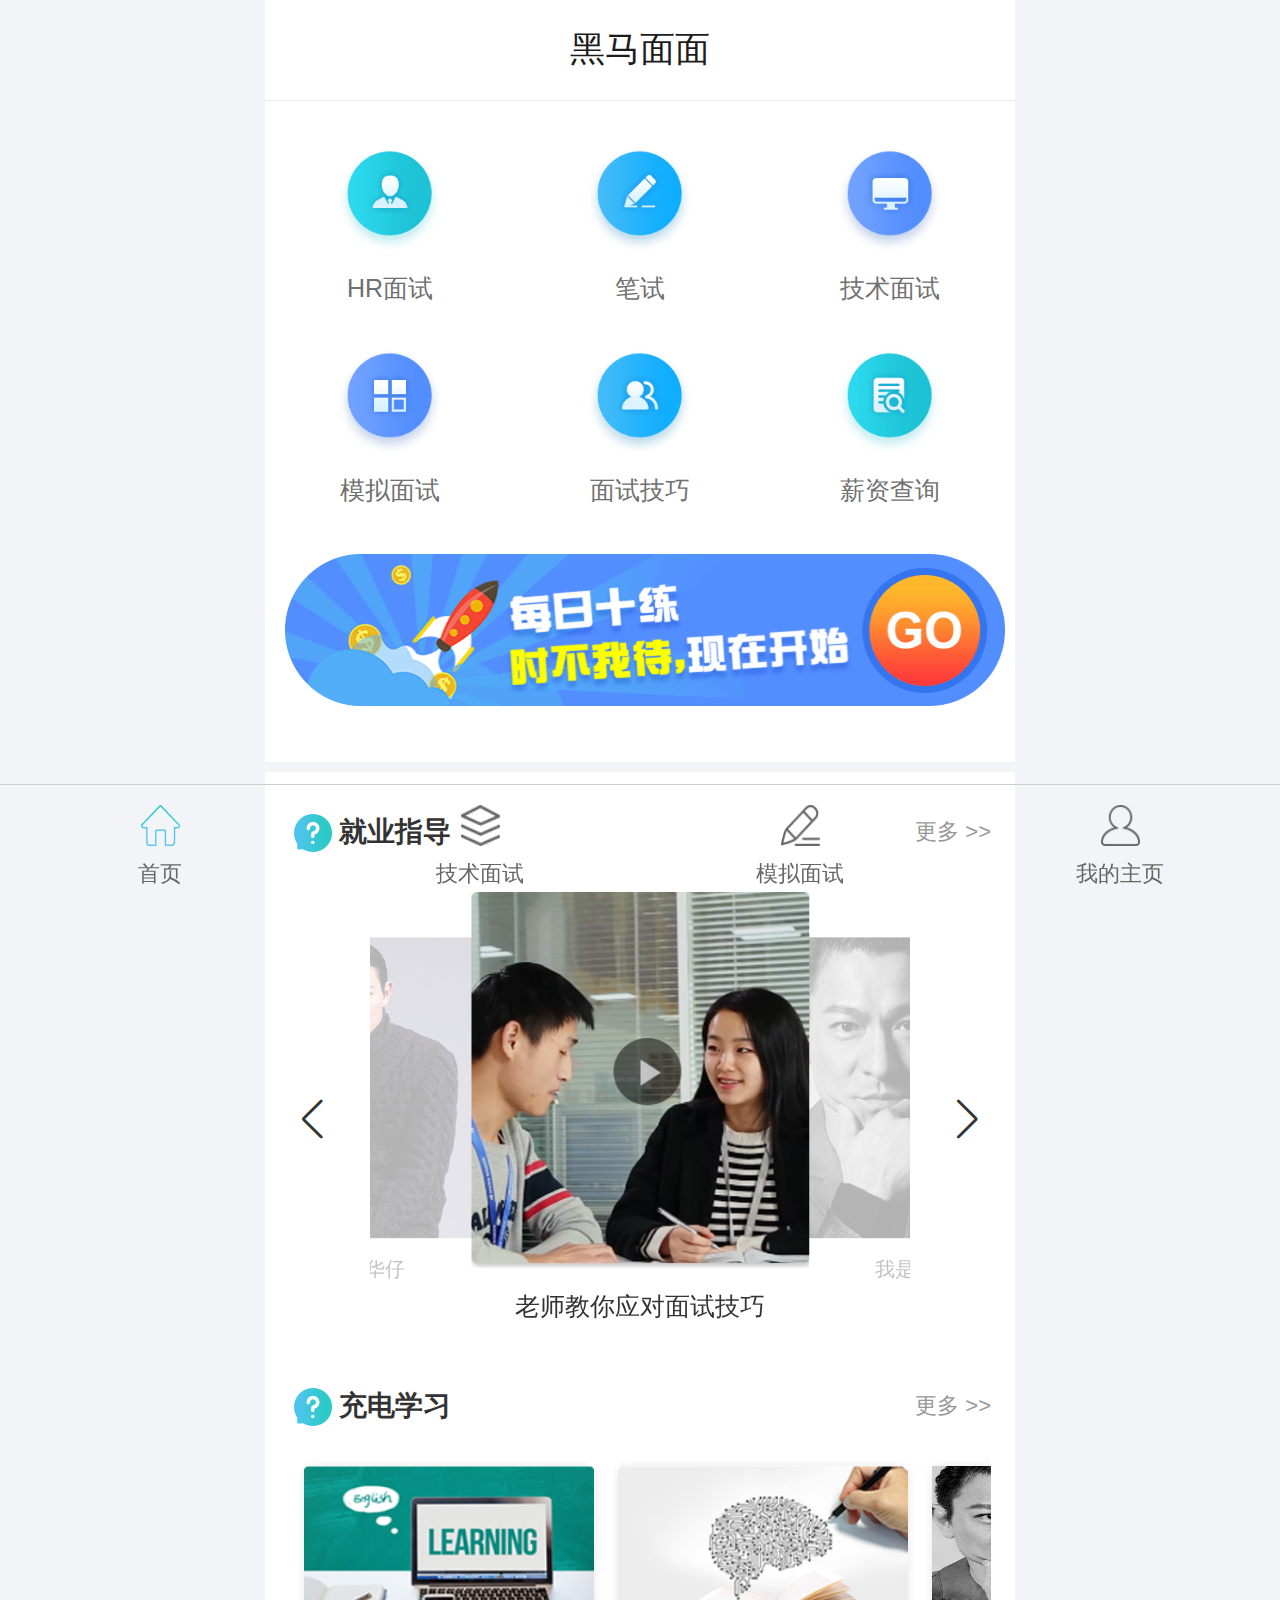
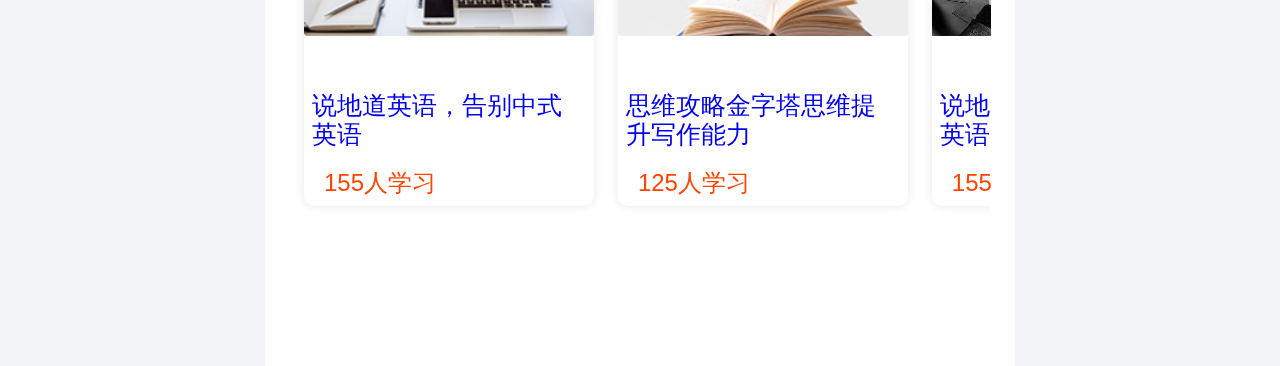
<file: heimamm/index.html>
<!DOCTYPE html>
<html lang="en">

<head>
    <meta charset="UTF-8">
    <meta http-equiv="X-UA-Compatible" content="IE=edge">
    <meta name="viewport" content="width=device-width,user-scalable=no,initial-scale=1.0 ,max-width=1.0,min-width=1.0">
    <title>黑马面面</title>
    <link rel="stylesheet" href="css/normalize.css">
    <link rel="stylesheet" href="css/index.css">
    <link rel="stylesheet" href="css/swiper.min.css">
</head>

<body>
    <div class="wrap">
        <!-- 头部区域 -->
        <header>
            黑马面面
        </header>
        <!-- 头部区域end -->
        <!-- nav栏制作 -->
        <nav>
            <a href="#">
                <img src="icons/icon1.png" alt="">
                <span>HR面试</span>
            </a>
            <a href="#">
                <img src="icons/icon2.png" alt="">
                <span>笔试</span>
            </a>
            <a href="#">
                <img src="icons/icon3.png" alt="">
                <span>技术面试</span>
            </a>
            <a href="#">
                <img src="icons/icon4.png" alt="">
                <span>模拟面试</span>
            </a>
            <a href="#">
                <img src="icons/icon5.png" alt="">
                <span>面试技巧</span>
            </a>
            <a href="#">
                <img src="icons/icon6.png" alt="">
                <span>薪资查询</span>
            </a>
        </nav>
        <!-- nav栏制作end -->
        <!-- 每日一练 -->
        <a href="#" class="go">
            <img src="images/go.png" alt="">
            <div></div>
        </a>
        <!-- 每日一练 -->
        <!-- 就业指导模块---轮播图 -->
        <section class="content">
            <div class="content_hd">
                <h4>就业指导</h4>
                <a href="#" class="more">更多 &gt;&gt;</a>
            </div>
            <!-- 轮播图 -->
            <div class="get_job_focus">
                <!-- Swiper -->
                <div class="swiper-container get_job_fo">
                    <div class="swiper-wrapper">
                        <div class="swiper-slide">
                            <a href="#"><img src="images/pic.png" alt=""></a>
                            <p>老师教你应对面试技巧</p>
                        </div>
                        <div class="swiper-slide">
                            <a href="#"><img src="images/ldh.jpg" alt=""></a>
                            <p>我是刘德华</p>
                        </div>
                        <div class="swiper-slide">
                            <a href="#"><img src="images/2.jpg" alt=""></a>
                            <p>请叫我华仔</p>
                        </div>
                    </div>
                    <!-- Add Pagination --小圆点-->
                    <!-- <div class="swiper-pagination"></div> -->
                    <!-- 箭头原本在swiper-container里面，但是这样的话他就压在里面的图片上了，不太好看，所以给它拿到外面了 -->
                </div>
                <!-- 箭头arrows -->
                <div class="swiper-button-next"></div>
                <div class="swiper-button-prev"></div>
                <!-- 箭头 -->
            </div>
            <!-- 轮播图 -->
        </section>
        <!-- 就业指导模块---轮播图end -->


        <!-- 充电学习模块---轮播图 -->
        <section class="content">
            <div class="content_hd">
                <h4>充电学习</h4>
                <a href="#" class="more">更多 &gt;&gt;</a>
            </div>
            <!-- 学习模块轮播图 -->
            <div class="study">
                <!-- Swiper -->
                <div class="swiper mySwiper study_fo">
                    <div class="swiper-wrapper">
                        <div class="swiper-slide">
                            <a href="#">
                                <img src="images/pic1.png" alt="">
                                <h5>说地道英语，告别中式英语</h5>
                                <p>155人学习</p>
                            </a>
                        </div>
                        <div class="swiper-slide">
                            <a href="#">
                                <img src="images/pic2.png" alt="">
                                <h5>思维攻略金字塔思维提升写作能力</h5>
                                <p>125人学习</p>
                            </a>
                        </div>
                        <div class="swiper-slide">
                            <a href="#">
                                <img src="images/ldh.jpg" alt="">
                                <h5>说地道英语，告别中式英语</h5>
                                <p>155人学习</p>
                            </a>
                        </div>
                        <div class="swiper-slide">
                            <a href="#">
                                <img src="images/2.jpg" alt="">
                                <h5>思维攻略金字塔思维提升写作能力</h5>
                                <p>125人学习</p>
                            </a>
                        </div>
                        <div class="swiper-slide">
                            <a href="#">
                                <img src="images/3.jpg" alt="">
                                <h5>说地道英语，告别中式英语</h5>
                                <p>155人学习</p>
                            </a>
                        </div>
                        <div class="swiper-slide">
                            <a href="#">
                                <img src="images/pic2.png" alt="">
                                <h5>思维攻略金字塔思维提升写作能力</h5>
                                <p>125人学习</p>
                            </a>
                        </div>
                        <div class="swiper-slide">
                            <a href="#">
                                <img src="images/pic1.png" alt="">
                                <h5>说地道英语，告别中式英语</h5>
                                <p>155人学习</p>
                            </a>
                        </div>


                    </div>

                </div>
            </div>

            <!-- 学习模块轮播图 -->
        </section>
        <!-- 充电学习模块---轮播图end -->

        <!-- 底部制作 -->
        <footer class="footer">
            <a href="#">
                <img src="icons/home.png" alt="">
                <span>首页</span>
            </a>
            <a href="#">
                <img src="icons/net.png" alt="">
                <span>技术面试</span>
            </a>
            <a href="#">
                <img src="icons/ms.png" alt="">
                <span>模拟面试</span>
            </a>
            <a href="#">
                <img src="icons/user.png" alt="">
                <span>我的主页</span>
            </a>
        </footer>
        <!-- 底部制作end -->
    </div>

    <script src="js/flexible.js"></script>
    <script src="js/swiper-bundle.min.js"></script>
    <!-- Initialize Swiper -->
    <script>
        (function () {
            var swiper = new Swiper('.get_job_fo', {

                slidesPerView: 2,
                // 能够显示的个数

                spaceBetween: 30,
                // 每个盒子之间的距离

                centeredSlides: true,
                // 选中的盒子在中间

                loop: true,

                // 这个就是分页器，即下面的小点，不需要可以去掉
                // pagination: {
                //     el: '.swiper-pagination',
                //     clickable: true,
                // },

                // 箭头arrows的样式
                navigation: {
                    nextEl: ".swiper-button-next",
                    prevEl: ".swiper-button-prev",
                },

            });
        })();

        (function () {
            var swiper = new Swiper(".study_fo", {
                slidesPerView: 2.3,
                spaceBetween: 20,
            });
        })()
    </script>


</body>

</html>
</file>
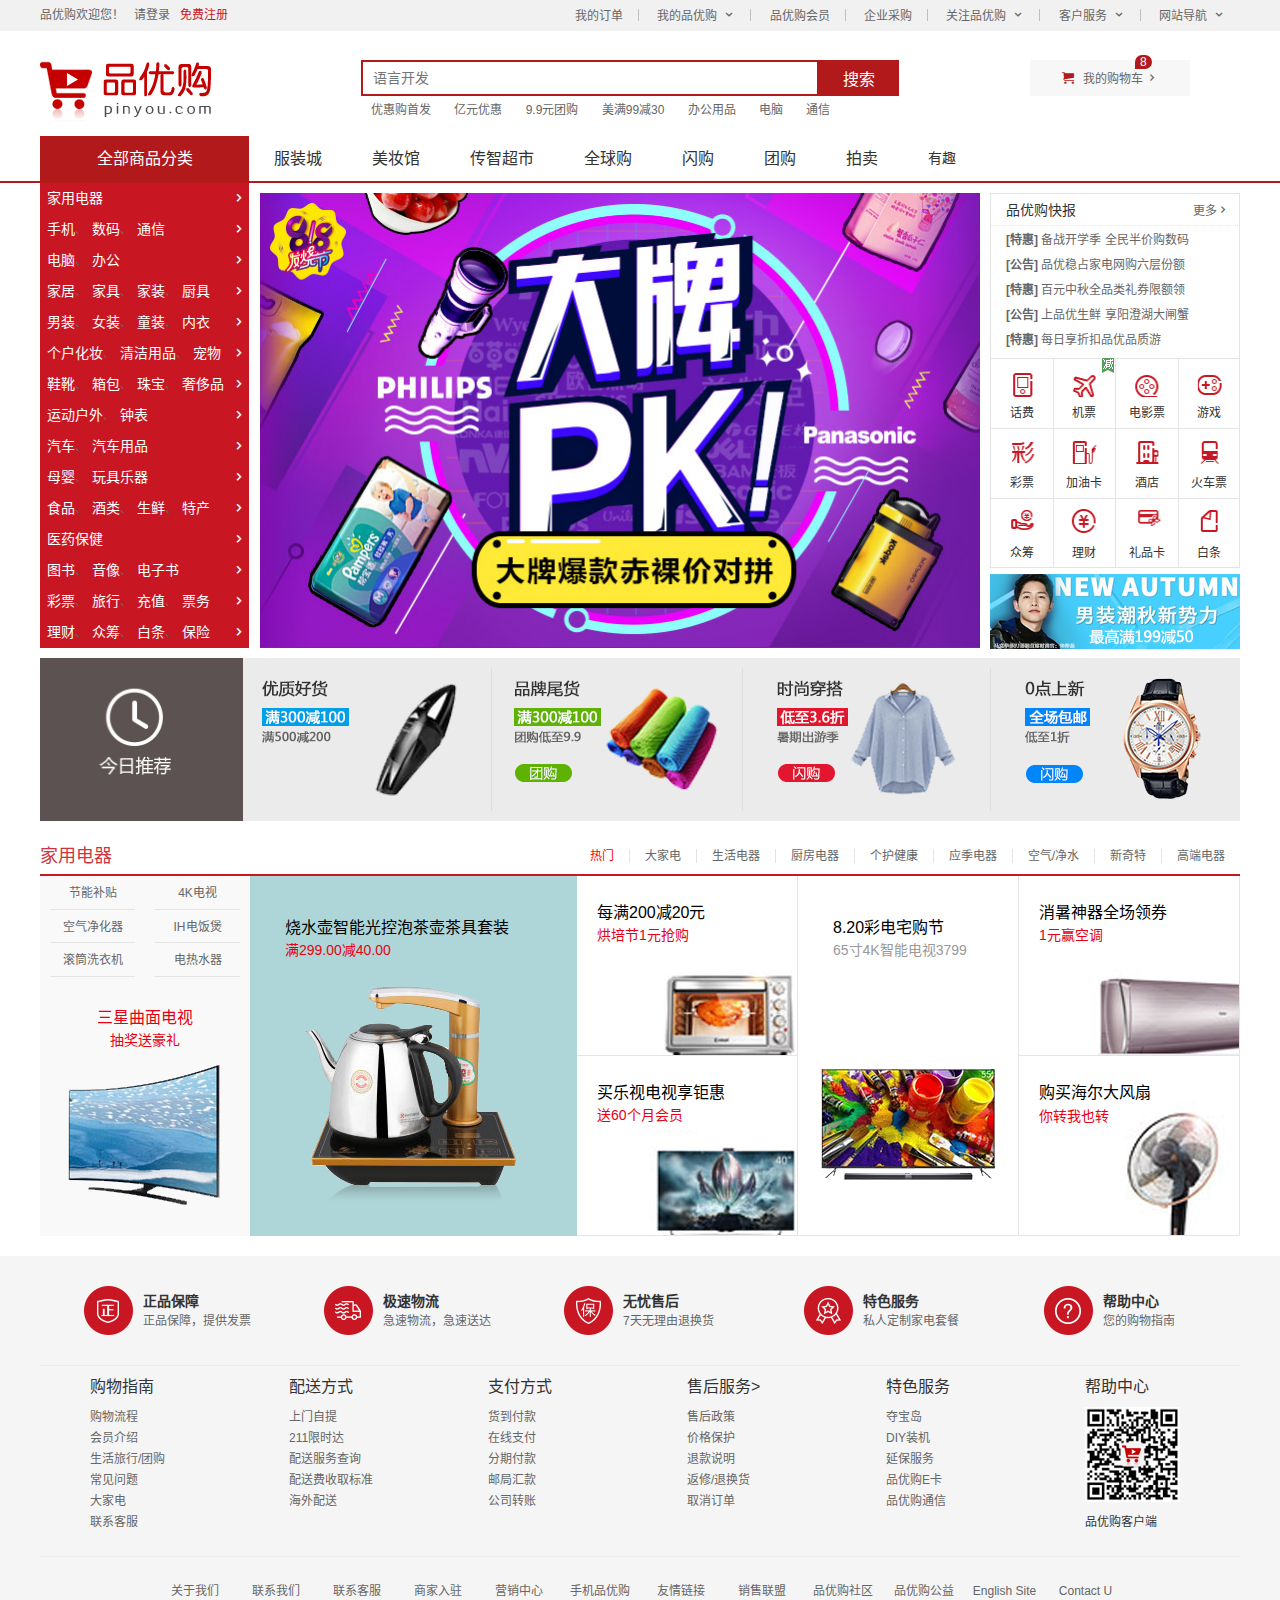
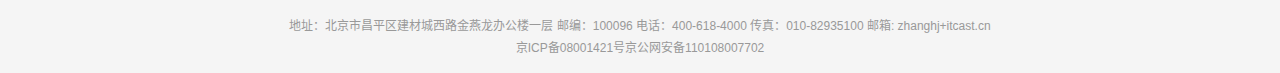
<file: shopping/index.html>
<!DOCTYPE html>
<html lang="zh-CN">

<head>
    <meta charset="UTF-8">
    <meta http-equiv="X-UA-Compatible" content="IE=edge">
    <meta name="viewport" content="width=device-width, initial-scale=1.0">
    <!-- 网站标题 -->
    <title>品优购-正品低价、品质保障、配送及时、轻松购物！</title>
    <!-- 公司简介 -->
    <meta name="description"
        content="品优购-专业的综合网上购物商城，为您提供正品低价的购物选择、优质便捷的服务体验。商品来自全球数十万品牌商家，囊括家电、手机、电脑、服装、居家、母婴、美妆、个护、食品、生鲜等丰富品类，满足各种购物需求。">
    <!-- 关键字 -->
    <meta name="Keywords" content="网上购物,网上商城,家电,手机,电脑,服装,居家,母婴,美妆,个护,食品,生鲜,品优购">
    <link rel="shortcut icon" href="favicon.ico" />
    <!-- 1、引入初始化文件 -->
    <link rel="stylesheet" href="css/base.css">
    <!-- 2、引入公共样式文件 -->
    <link rel="stylesheet" href="css/common.css">
    <!-- 2、引入主页main模块 -->
    <link rel="stylesheet" href="css/index.css">
</head>

<body>
    <!-- 快捷导航栏 -->
    <section class="shortcut">
        <div class="w">
            <div class="fl">
                <h5 class="fl title">品优购欢迎您！</h5>
                <a href="#" class="fl login">请登录</a>
                <a href="register.html" class="fl register">免费注册</a>
            </div>
            <div class="fr nav">
                <ul>
                    <li><a href="#">我的订单</a></li>
                    <li><a href="#">我的品优购 </a></li>
                    <li><a href="#">品优购会员</a></li>
                    <li><a href="#">企业采购</a></li>
                    <li><a href="#">关注品优购 </a></li>
                    <li><a href="#">客户服务 </a></li>
                    <li class="last"><a href="#">网站导航 </a></li>
                </ul>
            </div>
        </div>
    </section>
    <!-- 快捷导航栏结束 -->

    <!-- header头部制作 -->
    <section class="header">
        <div class="w nav1">
            <div class="logo">
                <h1>
                    <a href="index.html" title="品优购商城">品优购商城</a>
                </h1>
            </div>
            <div class="mostsearched">
                <!-- 将搜索框和热词做成两个盒子，然后分别用定位，比较简单 -->
                <div>
                    <input type="search" placeholder="语言开发">
                    <!-- 这里的搜索框使用placeholder比较好，因为使用value输入的时候是需要手动清除的，而placeholder不需要手动清除，当输入新的内容分的时候，默认值会自动清除，使用体验好 -->
                    <button class="searched">搜索</button>
                </div>
                <ul>
                    <li><a href="#">优惠购首发</a></li>
                    <li><a href="#">亿元优惠</a></li>
                    <li><a href="#">9.9元团购</a></li>
                    <li><a href="#">美满99减30</a></li>
                    <li><a href="#">办公用品</a></li>
                    <li><a href="#">电脑</a></li>
                    <li><a href="#">通信</a></li>
                </ul>
            </div>
            <div class="shopping_cart" style="cursor:pointer;">
                <!-- 此处不需要a链接，后面配合js来使用，鼠标经过变成小手就行了 -->
                我的购物车
                <li class="count">8</li>
            </div>
        </div>
    </section>
    <!-- header头部制作 -->
    <!-- nav栏的制作 -->
    <nav class="nav3">
        <div class="w">
            <!-- 这个商品分类盒子有讲究，需要包含下面的详细列表，最好不要分开 -->
            <div class="dropdown">
                <div class="dt">全部商品分类</div>
                <div class="dd">
                    <ul>
                        <li><a href="#">家用电器</a></li>
                        <li><a href="list.html">手机</a>、<a href="#">数码</a>、<a href="#">通信</a></li>
                        <li><a href="#">电脑</a>、<a href="#">办公</a></li>
                        <li><a href="#">家居</a>、<a href="#">家具</a>、<a href="#">家装</a>、<a href="#">厨具</a></li>
                        <li><a href="#">男装</a>、<a href="#">女装</a>、<a href="#">童装</a>、<a href="#">内衣</a></li>
                        <li><a href="#">个户化妆</a>、<a href="#">清洁用品</a>、<a href="#">宠物</a></li>
                        <li><a href="#">鞋靴</a>、<a href="#">箱包</a>、<a href="#">珠宝</a>、<a href="#">奢侈品</a></li>
                        <li><a href="#">运动户外</a>、<a href="#">钟表</a></li>
                        <li><a href="#">汽车</a>、<a href="#">汽车用品</a></li>
                        <li><a href="#">母婴</a>、<a href="#">玩具乐器</a></li>
                        <li><a href="#">食品</a>、<a href="#">酒类</a>、<a href="#">生鲜</a>、<a href="#">特产</a></li>
                        <li><a href="#">医药保健</a></li>
                        <li><a href="#">图书</a>、<a href="#">音像</a>、<a href="#">电子书</a></li>
                        <li><a href="#">彩票</a>、<a href="#">旅行</a>、<a href="#">充值</a>、<a href="#">票务</a></li>
                        <li><a href="#">理财</a>、<a href="#">众筹</a>、<a href="#">白条</a>、<a href="#">保险</a></li>
                    </ul>
                </div>
            </div>
            <div class="navitems">
                <ul>
                    <li><a href="#">服装城</a></li>
                    <li><a href="#">美妆馆</a></li>
                    <li><a href="#">传智超市</a></li>
                    <li><a href="#">全球购</a></li>
                    <li><a href="#">闪购</a></li>
                    <li><a href="#">团购</a></li>
                    <li><a href="#">拍卖</a></li>
                    <li class="last"><a href="#">有趣</a></li>
                </ul>
            </div>
        </div>
    </nav>
    </div>
    <!-- nav栏的制作结束 -->
    <!-- main主页制作 -->
    <div class="index">
        <div class="w main">
            <div class="focus">
                <ul>
                    <li>
                        <img src="images/轮播图.png" alt="">
                    </li>
                </ul>
            </div>
            <div class="Newflash">
                <div class="news">
                    <h3 class="news_hd">品优购快报</h3>
                    <a href="#" class="more">更多</a>
                </div>
                <div class="news_bd">
                    <ul>
                        <li><a href="#">
                                <strong>[特惠]</strong> 备战开学季 全民半价购数码
                            </a></li>
                        <li><a href="#">
                                <strong>[公告]</strong> 品优稳占家电网购六层份额
                            </a></li>
                        <li><a href="#">
                                <strong>[特惠]</strong> 百元中秋全品类礼券限额领
                            </a></li>
                        <li><a href="#">
                                <strong>[公告]</strong> 上品优生鲜 享阳澄湖大闸蟹
                            </a></li>
                        <li><a href="#">
                                <strong>[特惠]</strong> 每日享折扣品优品质游
                            </a></li>
                    </ul>
                </div>
                <div class="lifeservice">
                    <ul>
                        <li><a href="#">话费</a></li>
                        <li>
                            <a href="#">机票
                                <div class="jian">
                                    <img src="images/jian.png" alt="">
                                </div>
                            </a>
                        </li>
                        <li><a href="#">电影票</a></li>
                        <li><a href="#">游戏</a></li>
                        <li><a href="#">彩票</a></li>
                        <li><a href="#">加油卡</a></li>
                        <li><a href="#">酒店</a></li>
                        <li><a href="#">火车票</a></li>
                        <li><a href="#">众筹</a></li>
                        <li><a href="#">理财</a></li>
                        <li><a href="#">礼品卡</a></li>
                        <li><a href="#">白条</a></li>
                    </ul>

                </div>
                <div class="bargain">
                    <a href="#">
                        <img src="upload/bargain.png" alt="">
                    </a>
                </div>
            </div>
        </div>
    </div>
    <!-- main主页制作结束 -->
    <!--recom recommend推荐模块制作 -->
    <div class="w recom">
        <div class="recom_hd">
            <img src="images/今日推荐.png" alt="">
        </div>
        <ul class="recom_bd">
            <li><a href="#"><img src="upload/优质好货.png" alt=""></a></li>
            <li><a href="#"><img src="upload/品牌尾货.png" alt=""></a></li>
            <li><a href="#"><img src="upload/时尚穿搭.png" alt=""></a></li>
            <li><a href="#"><img src="upload/0点上新.png" alt=""></a></li>

        </ul>
    </div>
    <!-- 推荐模块制作结束 -->
    <!-- 楼层区域模块制作 -->
    <div class="floor">
        <div class="w jiadian">
            <div class="box_hd">
                <h3>家用电器</h3>
                <div class="tab_list">
                    <ul>
                        <li><a href="#" class="hd_first">热门</a></li>
                        <li><a href="#">大家电</a></li>
                        <li><a href="#">生活电器</a></li>
                        <li><a href="#">厨房电器</a></li>
                        <li><a href="#">个护健康</a></li>
                        <li><a href="#">应季电器</a></li>
                        <li><a href="#">空气/净水</a></li>
                        <li><a href="#">新奇特</a></li>
                        <li><a href="#" class="hd_last">高端电器</a></li>
                    </ul>
                </div>
            </div>
            <div class="box_bd clearfix">
                <div class="tab_content">
                    <div class="tab_content_item">
                        <div class="bd_1">
                            <span>
                                <ul>
                                    <li><a href="#">节能补贴</a></li>
                                    <li><a href="#">4K电视</a></li>
                                    <li><a href="#"></a></li>
                                    <li><a href="#"></a></li>
                                    <li><a href="#">空气净化器</a></li>
                                    <li><a href="#">IH电饭煲</a></li>
                                    <li><a href="#"></a></li>
                                    <li><a href="#"></a></li>
                                    <li><a href="#">滚筒洗衣机</a></li>
                                    <li><a href="#">电热水器</a></li>
                                    <li><a href="#"></a></li>
                                    <li><a href="#"></a></li>
                                </ul>
                            </span>
                            <span>
                                <a href="#">
                                    <h3 class="bd_first">三星曲面电视</h3>
                                    <p>抽奖送豪礼</p>
                                    <div class="sanxing">
                                        <img src="upload/三星电视.png" alt="">
                                    </div>
                                </a>
                            </span>
                        </div>
                        <div class="bd_2">
                            <a href="#">
                                <h3>烧水壶智能光控泡茶壶茶具套装
                                </h3>
                                <p>满299.00减40.00</p>
                                <div class="shuihu">
                                    <img src="upload/水壶.png" alt="">
                                </div>
                            </a>
                        </div>
                        <div class="bd_3">
                            <span>
                                <a href="#">
                                    <h3>每满200减20元
                                    </h3>
                                    <p>烘培节1元抢购</p>
                                    <div class="weibolu">
                                        <img src="upload/微波炉.png" alt="">
                                    </div>
                                </a>
                            </span>
                            <span>
                                <a href="#">
                                    <h3>
                                        买乐视电视享钜惠
                                    </h3>
                                    <p>送60个月会员</p>
                                    <div class="leshi">
                                        <img src="upload/乐视.png" alt="">
                                    </div>
                                </a>
                            </span>
                        </div>
                        <div class="bd_4">
                            <a href="#">
                                <h3>
                                    8.20彩电宅购节
                                </h3>
                                <p>65寸4K智能电视3799</p>
                                <div class="dadianshi">
                                    <img src="upload/65寸电视.png" alt="">
                                </div>
                            </a>
                        </div>
                        <div class="bd_5">
                            <span>
                                <a href="#">
                                    <h3>
                                        消暑神器全场领券
                                    </h3>
                                    <p>1元赢空调</p>
                                    <div class="kongtiao">
                                        <img src="upload/空调.png" alt="">
                                    </div>
                                </a>
                            </span>
                            <span>
                                <a href="#">
                                    <h3>
                                        购买海尔大风扇
                                    </h3>
                                    <p>你转我也转</p>
                                    <div class="fengshan">
                                        <img src="upload/风扇.png" alt="">
                                    </div>
                                </a>
                            </span>
                        </div>
                    </div>
                </div>
            </div>
        </div>
    </div>
    <!-- 楼层区域模块制作end -->
    <!-- footer制作 -->
    <div class="footer">
        <div class="footer1 w">
            <ul class="mod_service">
                <li>
                    <img src="images/正.png" alt="">
                    <div class="service">
                        <h3>正品保障</h3>
                        <p>正品保障，提供发票</p>
                    </div>
                </li>
                <li>
                    <img src="images/物流.png" alt="">
                    <div class="service">
                        <h3>极速物流</h3>
                        <p>急速物流，急速送达</p>
                    </div>
                </li>
                <li>
                    <img src="images/保.png" alt="">
                    <div class="service">
                        <h3>无忧售后</h3>
                        <p>7天无理由退换货</p>
                    </div>
                </li>
                <li>
                    <img src="images/特色服务.png" alt="">
                    <div class="service">
                        <h3>特色服务</h3>
                        <p>私人定制家电套餐</p>
                    </div>
                </li>
                <li>
                    <img src="images/帮助中心.png" alt="">
                    <div class="service">
                        <h3>帮助中心</h3>
                        <p>您的购物指南</p>
                    </div>
                </li>
            </ul>
            <ul class="mod_help clearfix">
                <li>
                    <dl>
                        <dt>购物指南</dt>
                        <dd><a href="#">购物流程</a></dd>
                        <dd><a href="#">会员介绍</a></dd>
                        <dd><a href="#">生活旅行/团购</a></dd>
                        <dd><a href="#">常见问题</a></dd>
                        <dd><a href="#">大家电</a></dd>
                        <dd><a href="#">联系客服</a></dd>
                    </dl>
                </li>
                <li>
                    <dl>
                        <dt>配送方式</dt>
                        <dd><a href="#">上门自提</a></dd>
                        <dd><a href="#">211限时达</a></dd>
                        <dd><a href="#">配送服务查询</a></dd>
                        <dd><a href="#">配送费收取标准</a></dd>
                        <dd><a href="#">海外配送</a></dd>
                    </dl>
                </li>
                <li>
                    <dl>
                        <dt>支付方式</dt>
                        <dd><a href="#">货到付款</a></dd>
                        <dd><a href="#">在线支付</a></dd>
                        <dd><a href="#">分期付款</a></dd>
                        <dd><a href="#">邮局汇款</a></dd>
                        <dd><a href="#">公司转账</a></dd>
                    </dl>
                </li>
                <li>
                    <dl>
                        <dt>售后服务></dt>
                        <dd><a href="#">售后政策</a></dd>
                        <dd><a href="#">价格保护</a></dd>
                        <dd><a href="#">退款说明</a></dd>
                        <dd><a href="#">返修/退换货</a></dd>
                        <dd><a href="#">取消订单</a></dd>
                    </dl>
                </li>
                <li>
                    <dl>
                        <dt>特色服务</dt>
                        <dd><a href="#">夺宝岛</a></dd>
                        <dd><a href="#">DIY装机</a></dd>
                        <dd><a href="#">延保服务</a></dd>
                        <dd><a href="#">品优购E卡</a></dd>
                        <dd><a href="#">品优购通信</a></dd>
                    </dl>
                </li>
                <li>
                    <dl>
                        <dt>帮助中心</dt>
                        <dd>
                            <img src="images/二维码.png" alt="">
                        </dd>
                        <dd>品优购客户端</dd>
                    </dl>
                </li>
            </ul>
            <div class="mod_copyright">
                <ul>
                    <li><a href="#">关于我们</a></li>
                    <li> <a href="#">联系我们</a></li>
                    <li> <a href="#">联系客服</a></li>
                    <li> <a href="#">商家入驻</a></li>
                    <li> <a href="#">营销中心</a></li>
                    <li> <a href="#">手机品优购</a></li>
                    <li> <a href="#">友情链接</a></li>
                    <li> <a href="#">销售联盟</a></li>
                    <li> <a href="#">品优购社区</a></li>
                    <li> <a href="#">品优购公益</a></li>
                    <li> <a href="#">English Site</a></li>
                    <li> <a href="#">Contact U</a></li>
                </ul>
                <p>地址：北京市昌平区建材城西路金燕龙办公楼一层 邮编：100096 电话：400-618-4000 传真：010-82935100 邮箱:
                    zhanghj+itcast.cn<br>京ICP备08001421号京公网安备110108007702</p>
            </div>
        </div>
    </div>
    <!-- footer制作结束 -->

    </table>
</body>

</html>
</file>
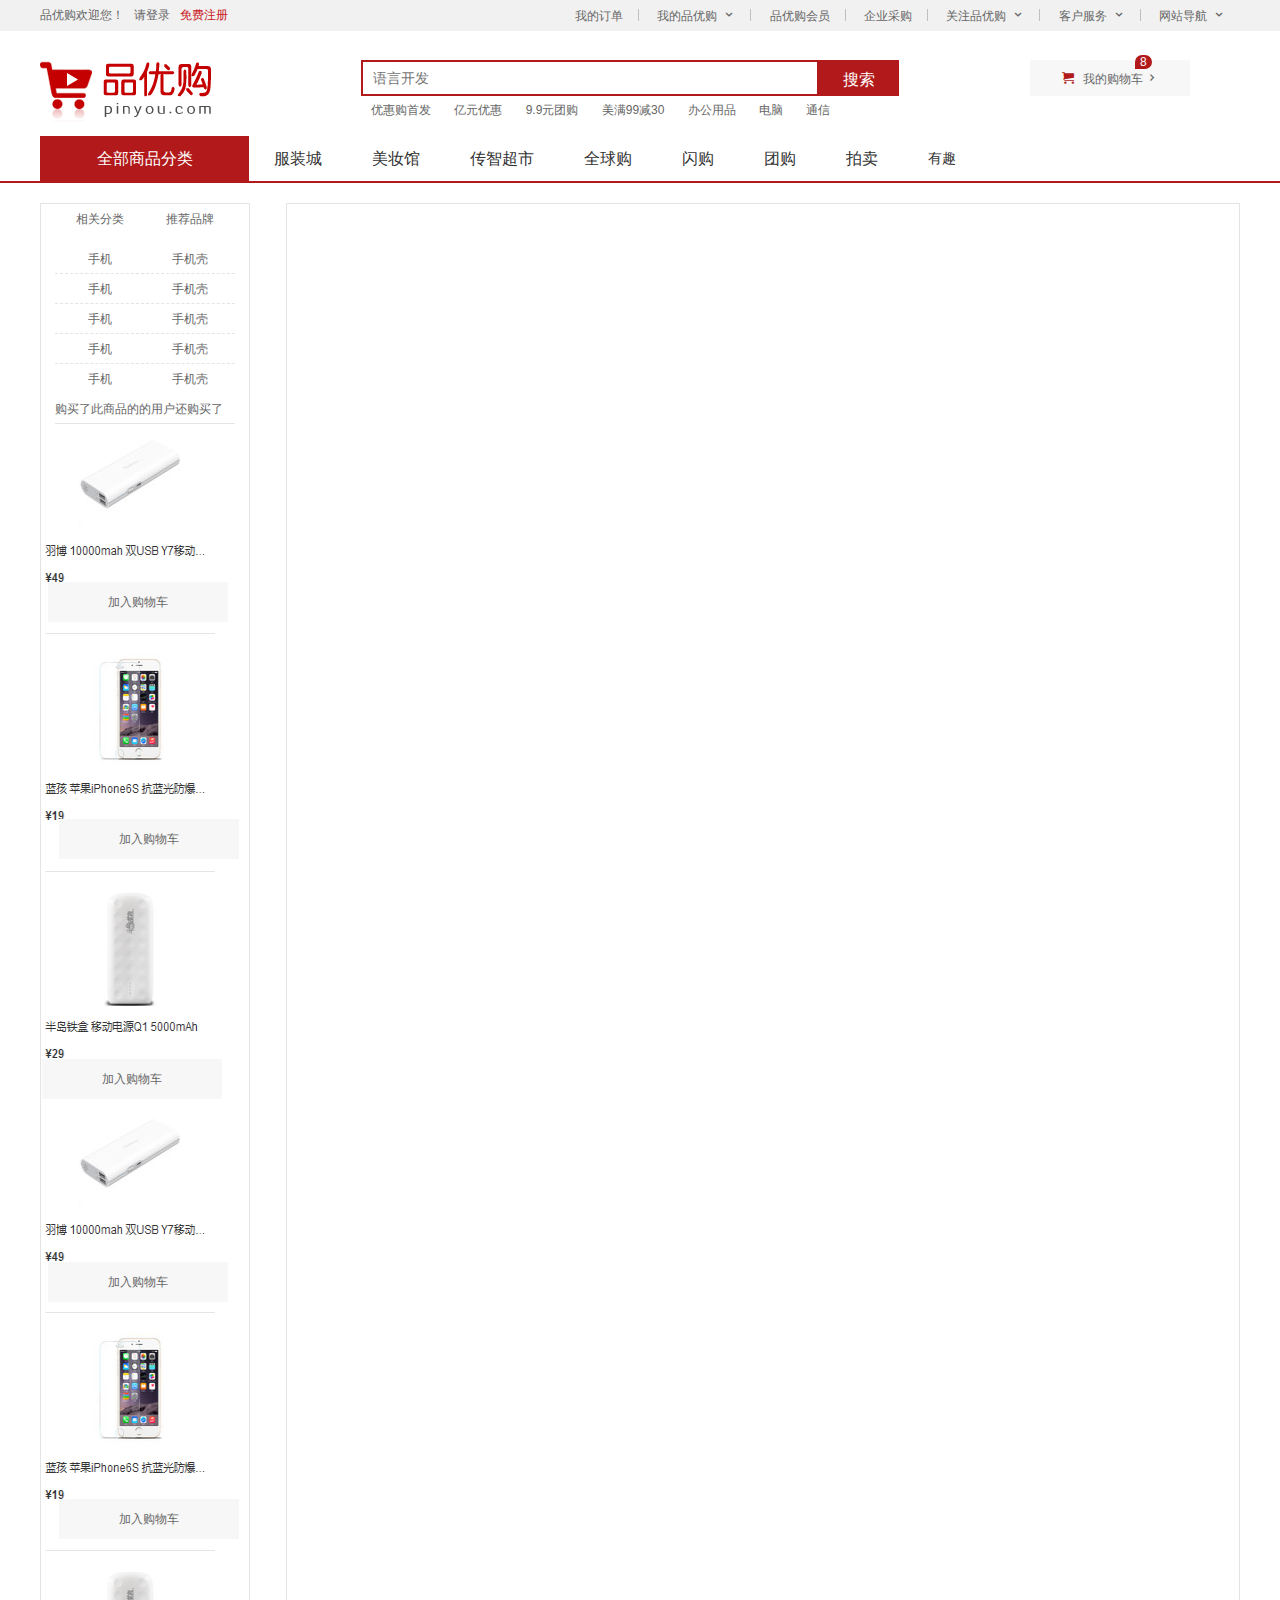
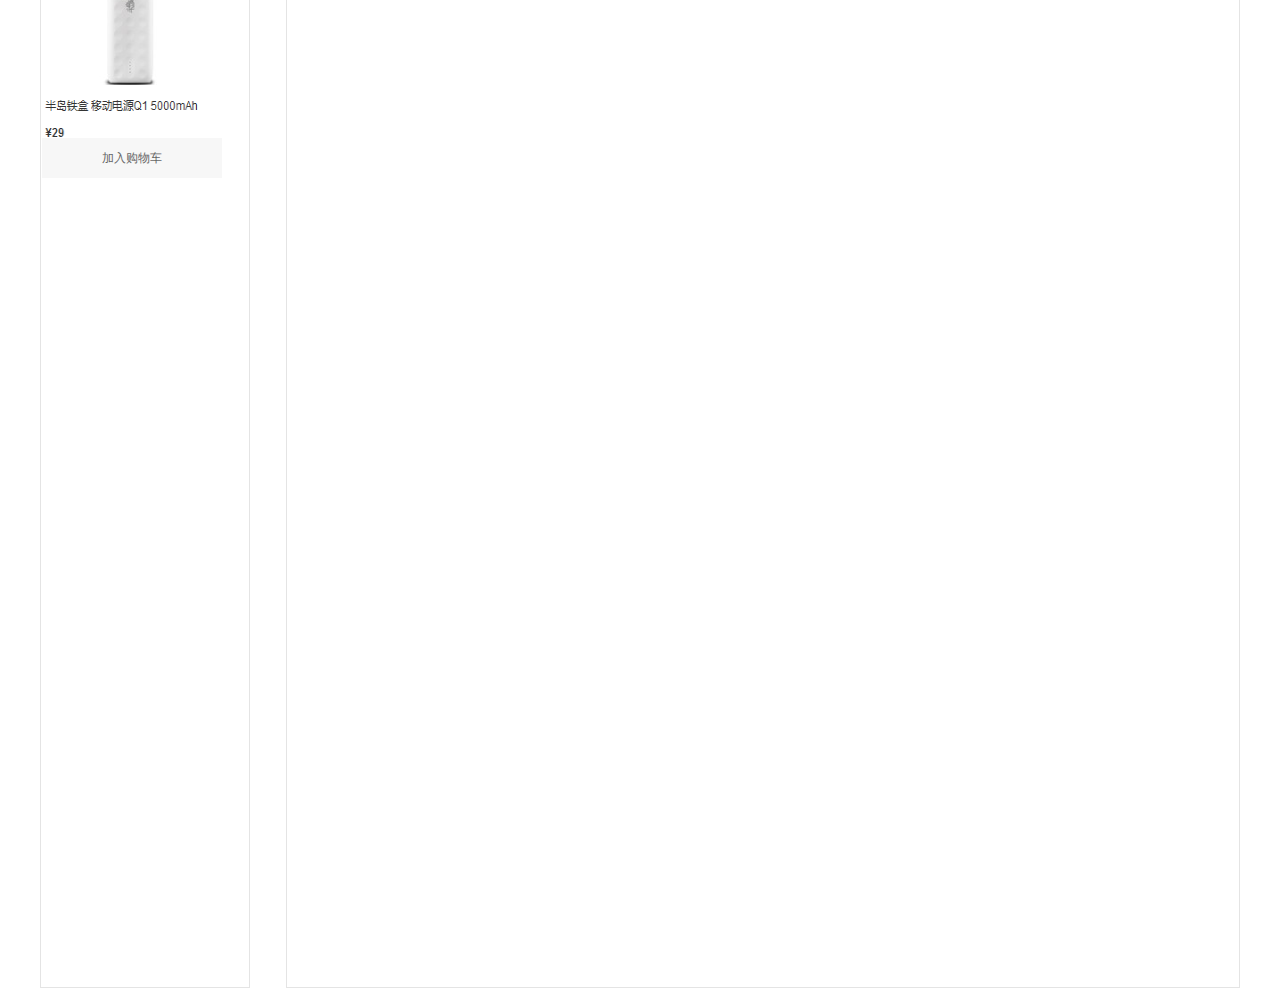
<file: shopping/detail.html>
<!DOCTYPE html>
<html lang="en">

<head>
    <meta charset="UTF-8">
    <meta name="viewport" content="width=device-width, initial-scale=1.0">
    <!-- 网站标题 -->
    <title>商品详情页-正品低价、品质保障、配送及时、轻松购物！</title>
    <!-- 公司简介 -->
    <meta name="description"
        content="品优购-专业的综合网上购物商城，为您提供正品低价的购物选择、优质便捷的服务体验。商品来自全球数十万品牌商家，囊括家电、手机、电脑、服装、居家、母婴、美妆、个护、食品、生鲜等丰富品类，满足各种购物需求。">
    <!-- 关键字 -->
    <meta name="Keywords" content="网上购物,网上商城,家电,手机,电脑,服装,居家,母婴,美妆,个护,食品,生鲜,品优购">
    <link rel="stylesheet" href="favicon.ico">
    <link rel="stylesheet" href="css/base.css">
    <link rel="stylesheet" href="css/detail.css">

</head>

<body>
    <!-- 快捷导航栏 -->
    <section class="shortcut">
        <div class="w">
            <div class="fl">
                <h5 class="fl title">品优购欢迎您！</h5>
                <a href="#" class="fl login">请登录</a>
                <a href="register.html" class="fl register">免费注册</a>
            </div>
            <div class="fr nav">
                <ul>
                    <li><a href="#">我的订单</a></li>
                    <li><a href="#">我的品优购 </a></li>
                    <li><a href="#">品优购会员</a></li>
                    <li><a href="#">企业采购</a></li>
                    <li><a href="#">关注品优购 </a></li>
                    <li><a href="#">客户服务 </a></li>
                    <li class="last"><a href="#">网站导航 </a></li>
                </ul>
            </div>
        </div>
    </section>
    <!-- 快捷导航栏结束 -->

    <!-- header头部制作 -->
    <section class="header">
        <div class="w nav1">
            <div class="logo">
                <h1>
                    <a href="index.html" title="品优购商城">品优购商城</a>
                </h1>
            </div>
            <div class="mostsearched">
                <!-- 将搜索框和热词做成两个盒子，然后分别用定位，比较简单 -->
                <div>
                    <input type="search" placeholder="语言开发">
                    <!-- 这里的搜索框使用placeholder比较好，因为使用value输入的时候是需要手动清除的，而placeholder不需要手动清除，当输入新的内容分的时候，默认值会自动清除，使用体验好 -->
                    <button class="searched">搜索</button>
                </div>
                <ul>
                    <li><a href="#">优惠购首发</a></li>
                    <li><a href="#">亿元优惠</a></li>
                    <li><a href="#">9.9元团购</a></li>
                    <li><a href="#">美满99减30</a></li>
                    <li><a href="#">办公用品</a></li>
                    <li><a href="#">电脑</a></li>
                    <li><a href="#">通信</a></li>
                </ul>
            </div>
            <div class="shopping_cart" style="cursor:pointer;">
                <!-- 此处不需要a链接，后面配合js来使用，鼠标经过变成小手就行了 -->
                我的购物车
                <li class="count">8</li>
            </div>
        </div>
    </section>
    <!-- header头部制作 -->
    <!-- nav栏的制作 -->
    <nav class="nav3">
        <div class="w">
            <!-- 这个商品分类盒子有讲究，需要包含下面的详细列表，最好不要分开 -->
            <div class="dropdown">
                <div class="dt">全部商品分类</div>
                <div class="dd">
                    <ul>
                        <li><a href="#">家用电器</a></li>
                        <li><a href="list.html">手机</a>、<a href="#">数码</a>、<a href="#">通信</a></li>
                        <li><a href="#">电脑</a>、<a href="#">办公</a></li>
                        <li><a href="#">家居</a>、<a href="#">家具</a>、<a href="#">家装</a>、<a href="#">厨具</a></li>
                        <li><a href="#">男装</a>、<a href="#">女装</a>、<a href="#">童装</a>、<a href="#">内衣</a></li>
                        <li><a href="#">个户化妆</a>、<a href="#">清洁用品</a>、<a href="#">宠物</a></li>
                        <li><a href="#">鞋靴</a>、<a href="#">箱包</a>、<a href="#">珠宝</a>、<a href="#">奢侈品</a></li>
                        <li><a href="#">运动户外</a>、<a href="#">钟表</a></li>
                        <li><a href="#">汽车</a>、<a href="#">汽车用品</a></li>
                        <li><a href="#">母婴</a>、<a href="#">玩具乐器</a></li>
                        <li><a href="#">食品</a>、<a href="#">酒类</a>、<a href="#">生鲜</a>、<a href="#">特产</a></li>
                        <li><a href="#">医药保健</a></li>
                        <li><a href="#">图书</a>、<a href="#">音像</a>、<a href="#">电子书</a></li>
                        <li><a href="#">彩票</a>、<a href="#">旅行</a>、<a href="#">充值</a>、<a href="#">票务</a></li>
                        <li><a href="#">理财</a>、<a href="#">众筹</a>、<a href="#">白条</a>、<a href="#">保险</a></li>
                    </ul>
                </div>
            </div>
            <div class="navitems">
                <ul>
                    <li><a href="#">服装城</a></li>
                    <li><a href="#">美妆馆</a></li>
                    <li><a href="#">传智超市</a></li>
                    <li><a href="#">全球购</a></li>
                    <li><a href="#">闪购</a></li>
                    <li><a href="#">团购</a></li>
                    <li><a href="#">拍卖</a></li>
                    <li class="last"><a href="#">有趣</a></li>
                </ul>
            </div>
        </div>
    </nav>
    </div>
    <!-- nav栏的制作结束 -->
    <!-- 商品详情 -->
    <div class="detail w">
        <div class="det_lt">
            <ul>
                <li class="lili">
                    <dl>
                        <dt>
                            <span>相关分类</span>
                            <span class="rem">推荐品牌</span>
                        </dt>
                        <dd><span>手机</span><span>手机壳</span></dd>
                        <dd><span>手机</span><span>手机壳</span></dd>
                        <dd><span>手机</span><span>手机壳</span></dd>
                        <dd><span>手机</span><span>手机壳</span></dd>
                        <dd><span>手机</span><span>手机壳</span></dd>
                        <dd>购买了此商品的的用户还购买了</dd>

                    </dl>
                </li>
                <li class="other">
                    <img src="images/图层160.png" alt="">
                </li>
                <div class="pos1">
                    <a href="#">加入购物车</a>
                </div>
                <div class="pos2">
                    <a href="#">加入购物车</a>
                </div>
                <div class="pos3">
                    <a href="#">加入购物车</a>
                </div>
                <li class="other">
                    <img src="images/图层160.png" alt="">
                </li>
                <div class="pos4">
                    <a href="#">加入购物车</a>
                </div>
                <div class="pos5">
                    <a href="#">加入购物车</a>
                </div>
                <div class="pos6">
                    <a href="#">加入购物车</a>
                </div>

            </ul>
        </div>
        <div class="det_rt"></div>
    </div>
    <!-- 商品详情end -->
</body>

</html>
</file>
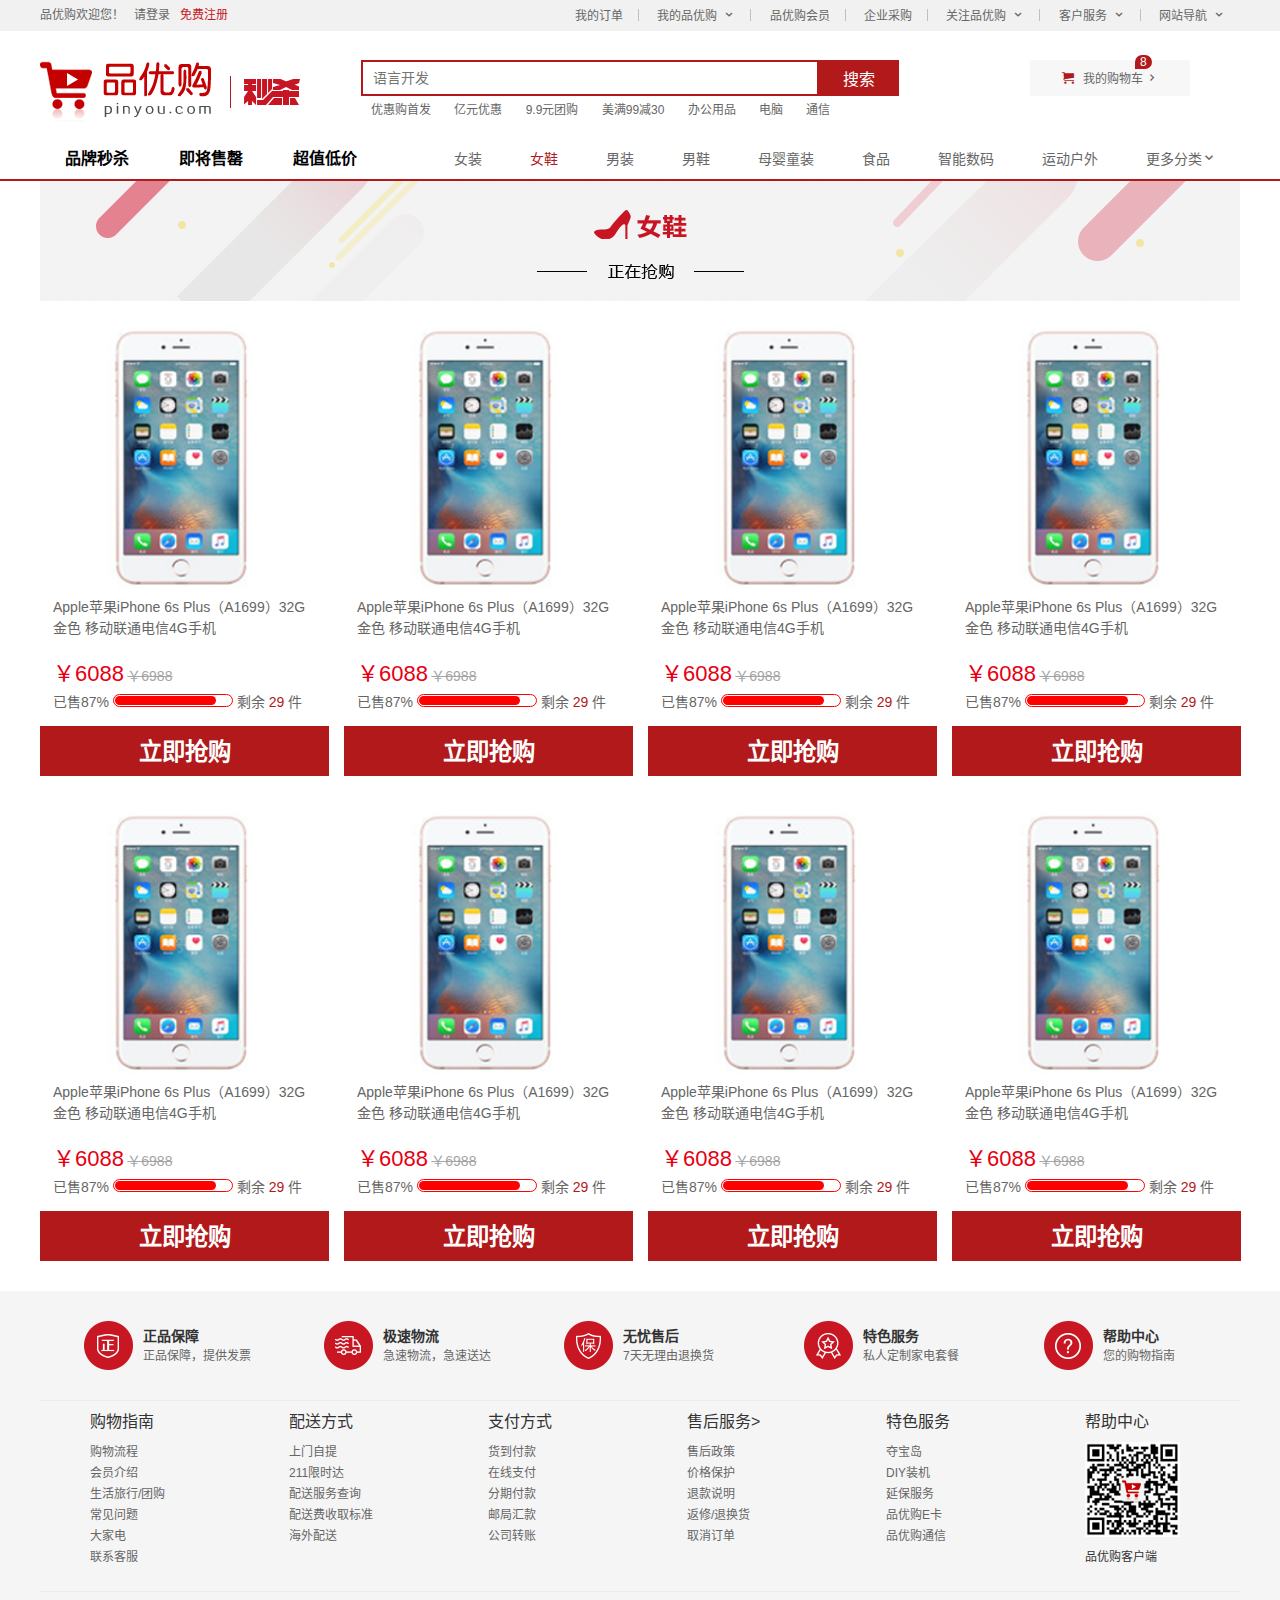
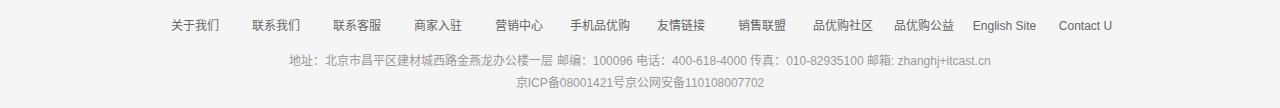
<file: shopping/list.html>
<!DOCTYPE html>
<html lang="zh-CN">

<head>
    <meta charset="UTF-8">
    <meta http-equiv="X-UA-Compatible" content="IE=edge">
    <meta name="viewport" content="width=device-width, initial-scale=1.0">
    <!-- 网站标题 -->
    <title>列表页-综合网购首选-正品低价、品质保障、配送及时、轻松购物！</title>
    <!-- 公司简介 -->
    <meta name="description"
        content="品优购商城-专业的综合网上购物商城，为您提供正品低价的购物选择、优质便捷的服务体验。商品来自全球数十万品牌商家，囊括家电、手机、电脑、服装、居家、母婴、美妆、个护、食品、生鲜等丰富品类，满足各种购物需求。">
    <!-- 关键字 -->
    <meta name="Keywords" content="网上购物,网上商城,家电,手机,电脑,服装,居家,母婴,美妆,个护,食品,生鲜,品优购">
    <!-- logo -->
    <link rel="shortcut icon" href="favicon.ico" />
    <!-- 1、引入初始化文件 -->
    <link rel="stylesheet" href="css/base.css">
    <!-- 2、引入公共样式文件 -->
    <link rel="stylesheet" href="css/common.css">
    <!-- 2、引入主页main模块 -->
    <link rel="stylesheet" href="css/index.css">
    <!-- 3、引入list模块 -->
    <link rel="stylesheet" href="css/list.css">
</head>

<body>
    <!-- 快捷导航栏 -->
    <section class="shortcut">
        <div class="w">
            <div class="fl">
                <h5 class="fl title">品优购欢迎您！</h5>
                <a href="#" class="fl login">请登录</a>
                <a href="#" class="fl register">免费注册</a>
            </div>
            <div class="fr nav">
                <ul>
                    <li><a href="#">我的订单</a></li>
                    <li><a href="#">我的品优购 </a></li>
                    <li><a href="#">品优购会员</a></li>
                    <li><a href="#">企业采购</a></li>
                    <li><a href="#">关注品优购 </a></li>
                    <li><a href="#">客户服务 </a></li>
                    <li class="last"><a href="#">网站导航 </a></li>
                </ul>
            </div>
        </div>
    </section>
    <!-- 快捷导航栏结束 -->

    <!-- header头部制作 -->
    <section class="header">
        <div class="w nav1">
            <div class="logo">
                <h1>
                    <a href="index.html" title="品优购商城">品优购商城</a>
                </h1>
            </div>
            <div class="list_miaosha">
                <img src="images/竖线.png" alt="">
                <img src="images/秒杀拷贝.png" alt="">
            </div>
            <div class="mostsearched">
                <!-- 将搜索框和热词做成两个盒子，然后分别用定位，比较简单 -->
                <div>
                    <input type="search" placeholder="语言开发">
                    <!-- 这里的搜索框使用placeholder比较好，因为使用value输入的时候是需要手动清除的，而placeholder不需要手动清除，当输入新的内容分的时候，默认值会自动清除，使用体验好 -->
                    <button class="searched">搜索</button>
                </div>
                <ul>
                    <li><a href="#">优惠购首发</a></li>
                    <li><a href="#">亿元优惠</a></li>
                    <li><a href="#">9.9元团购</a></li>
                    <li><a href="#">美满99减30</a></li>
                    <li><a href="#">办公用品</a></li>
                    <li><a href="#">电脑</a></li>
                    <li><a href="#">通信</a></li>
                </ul>
            </div>
            <div class="shopping_cart" style="cursor:pointer;">
                <!-- 此处不需要a链接，后面配合js来使用，鼠标经过变成小手就行了 -->
                我的购物车
                <li class="count">8</li>
            </div>
        </div>
    </section>
    <!-- header头部制作 -->
    <!-- list制作 -->
    <div class="box_list">
        <div class="box_list_hd">
            <div class="w">
                <div class="list_promotion">
                    <h3>品牌秒杀</h3>
                    <h3>即将售罄</h3>
                    <h3>超值低价</h3>
                </div>
                <div class="tab_list">
                    <ul>
                        <li><a href="#">女装</a></li>
                        <li><a href="#" class="list_other">女鞋</a></li>
                        <li><a href="#">男装</a></li>
                        <li><a href="#">男鞋</a></li>
                        <li><a href="#">母婴童装</a></li>
                        <li><a href="#">食品</a></li>
                        <li><a href="#">智能数码</a></li>
                        <li><a href="#">运动户外</a></li>
                        <li><a href="#">更多分类</a></li>
                    </ul>
                </div>
            </div>
        </div>
        <div class="box_list_bd w">
            <div class="tab_content">
                <div>
                    <div class="list_header w">
                        <img src="images/正在抢购.png" alt="">
                    </div>
                    <div class="list_commodity ">
                        <ul class="clearfix">
                            <li>
                                <a href="detail.html">
                                    <div class="commo">
                                        <img src="upload/手机.png" alt="">
                                    </div>
                                    <p class="list_title">Apple苹果iPhone 6s Plus（A1699）32G 金色 移动联通电信4G手机</p>
                                    <div class="price">
                                        <p>￥6088</p>
                                        <p>￥6988</p>
                                    </div>
                                    <div class="sold">
                                        已售87%
                                        <div class="bar">
                                            <div class="bar-in"></div>
                                        </div>
                                        剩余
                                        <h4>29</h4>
                                        件
                                    </div>
                                </a>
                                <div class="imme">
                                    <a href="#">
                                        <h3>立即抢购</h3>
                                    </a>
                                </div>
                            </li>
                            <li>
                                <a href="#">
                                    <div class="commo">
                                        <img src="upload/手机.png" alt="">
                                    </div>
                                    <p class="list_title">Apple苹果iPhone 6s Plus（A1699）32G 金色 移动联通电信4G手机</p>
                                    <div class="price">
                                        <p>￥6088</p>
                                        <p>￥6988</p>
                                    </div>
                                    <div class="sold">
                                        已售87%
                                        <div class="bar">
                                            <div class="bar-in"></div>
                                        </div>
                                        剩余
                                        <h4>29</h4>
                                        件
                                    </div>
                                </a>
                                <div class="imme">
                                    <a href="#">
                                        <h3>立即抢购</h3>
                                    </a>
                                </div>
                            </li>
                            <li>
                                <a href="#">
                                    <div class="commo">
                                        <img src="upload/手机.png" alt="">
                                    </div>
                                    <p class="list_title">Apple苹果iPhone 6s Plus（A1699）32G 金色 移动联通电信4G手机</p>
                                    <div class="price">
                                        <p>￥6088</p>
                                        <p>￥6988</p>
                                    </div>
                                    <div class="sold">
                                        已售87%
                                        <div class="bar">
                                            <div class="bar-in"></div>
                                        </div>
                                        剩余
                                        <h4>29</h4>
                                        件
                                    </div>
                                </a>
                                <div class="imme">
                                    <a href="#">
                                        <h3>立即抢购</h3>
                                    </a>
                                </div>
                            </li>
                            <li>
                                <a href="#">
                                    <div class="commo">
                                        <img src="upload/手机.png" alt="">
                                    </div>
                                    <p class="list_title">Apple苹果iPhone 6s Plus（A1699）32G 金色 移动联通电信4G手机</p>
                                    <div class="price">
                                        <p>￥6088</p>
                                        <p>￥6988</p>
                                    </div>
                                    <div class="sold">
                                        已售87%
                                        <div class="bar">
                                            <div class="bar-in"></div>
                                        </div>
                                        剩余
                                        <h4>29</h4>
                                        件
                                    </div>
                                </a>
                                <div class="imme">
                                    <a href="#">
                                        <h3>立即抢购</h3>
                                    </a>
                                </div>
                            </li>
                            <li>
                                <a href="#">
                                    <div class="commo">
                                        <img src="upload/手机.png" alt="">
                                    </div>
                                    <p class="list_title">Apple苹果iPhone 6s Plus（A1699）32G 金色 移动联通电信4G手机</p>
                                    <div class="price">
                                        <p>￥6088</p>
                                        <p>￥6988</p>
                                    </div>
                                    <div class="sold">
                                        已售87%
                                        <div class="bar">
                                            <div class="bar-in"></div>
                                        </div>
                                        剩余
                                        <h4>29</h4>
                                        件
                                    </div>
                                </a>
                                <div class="imme">
                                    <a href="#">
                                        <h3>立即抢购</h3>
                                    </a>
                                </div>
                            </li>
                            <li>
                                <a href="#">
                                    <div class="commo">
                                        <img src="upload/手机.png" alt="">
                                    </div>
                                    <p class="list_title">Apple苹果iPhone 6s Plus（A1699）32G 金色 移动联通电信4G手机</p>
                                    <div class="price">
                                        <p>￥6088</p>
                                        <p>￥6988</p>
                                    </div>
                                    <div class="sold">
                                        已售87%
                                        <div class="bar">
                                            <div class="bar-in"></div>
                                        </div>
                                        剩余
                                        <h4>29</h4>
                                        件
                                    </div>
                                </a>
                                <div class="imme">
                                    <a href="#">
                                        <h3>立即抢购</h3>
                                    </a>
                                </div>
                            </li>
                            <li>
                                <a href="#">
                                    <div class="commo">
                                        <img src="upload/手机.png" alt="">
                                    </div>
                                    <p class="list_title">Apple苹果iPhone 6s Plus（A1699）32G 金色 移动联通电信4G手机</p>
                                    <div class="price">
                                        <p>￥6088</p>
                                        <p>￥6988</p>
                                    </div>
                                    <div class="sold">
                                        已售87%
                                        <div class="bar">
                                            <div class="bar-in"></div>
                                        </div>
                                        剩余
                                        <h4>29</h4>
                                        件
                                    </div>
                                </a>
                                <div class="imme">
                                    <a href="#">
                                        <h3>立即抢购</h3>
                                    </a>
                                </div>
                            </li>
                            <li>
                                <a href="#">
                                    <div class="commo">
                                        <img src="upload/手机.png" alt="">
                                    </div>
                                    <p class="list_title">Apple苹果iPhone 6s Plus（A1699）32G 金色 移动联通电信4G手机</p>
                                    <div class="price">
                                        <p>￥6088</p>
                                        <p>￥6988</p>
                                    </div>
                                    <div class="sold">
                                        已售87%
                                        <div class="bar">
                                            <div class="bar-in"></div>
                                        </div>
                                        剩余
                                        <h4>29</h4>
                                        件
                                    </div>
                                </a>
                                <div class="imme">
                                    <a href="#">
                                        <h3>立即抢购</h3>
                                    </a>
                                </div>
                            </li>

                        </ul>
                    </div>
                </div>
            </div>
        </div>
    </div>
    <!-- <div style="clear:both;"></div> -->
    <!-- 遇到需要清除浮动用这行代码也行 -->
    <!-- list制作end -->
    <!-- footer制作 -->
    <div class="footer">
        <div class="footer1 w ">
            <ul class="mod_service">
                <li>
                    <img src="images/正.png" alt="">
                    <div class="service">
                        <h3>正品保障</h3>
                        <p>正品保障，提供发票</p>
                    </div>
                </li>
                <li>
                    <img src="images/物流.png" alt="">
                    <div class="service">
                        <h3>极速物流</h3>
                        <p>急速物流，急速送达</p>
                    </div>
                </li>
                <li>
                    <img src="images/保.png" alt="">
                    <div class="service">
                        <h3>无忧售后</h3>
                        <p>7天无理由退换货</p>
                    </div>
                </li>
                <li>
                    <img src="images/特色服务.png" alt="">
                    <div class="service">
                        <h3>特色服务</h3>
                        <p>私人定制家电套餐</p>
                    </div>
                </li>
                <li>
                    <img src="images/帮助中心.png" alt="">
                    <div class="service">
                        <h3>帮助中心</h3>
                        <p>您的购物指南</p>
                    </div>
                </li>
            </ul>
            <ul class="mod_help clearfix">
                <li>
                    <dl>
                        <dt>购物指南</dt>
                        <dd><a href="#">购物流程</a></dd>
                        <dd><a href="#">会员介绍</a></dd>
                        <dd><a href="#">生活旅行/团购</a></dd>
                        <dd><a href="#">常见问题</a></dd>
                        <dd><a href="#">大家电</a></dd>
                        <dd><a href="#">联系客服</a></dd>
                    </dl>
                </li>
                <li>
                    <dl>
                        <dt>配送方式</dt>
                        <dd><a href="#">上门自提</a></dd>
                        <dd><a href="#">211限时达</a></dd>
                        <dd><a href="#">配送服务查询</a></dd>
                        <dd><a href="#">配送费收取标准</a></dd>
                        <dd><a href="#">海外配送</a></dd>
                    </dl>
                </li>
                <li>
                    <dl>
                        <dt>支付方式</dt>
                        <dd><a href="#">货到付款</a></dd>
                        <dd><a href="#">在线支付</a></dd>
                        <dd><a href="#">分期付款</a></dd>
                        <dd><a href="#">邮局汇款</a></dd>
                        <dd><a href="#">公司转账</a></dd>
                    </dl>
                </li>
                <li>
                    <dl>
                        <dt>售后服务></dt>
                        <dd><a href="#">售后政策</a></dd>
                        <dd><a href="#">价格保护</a></dd>
                        <dd><a href="#">退款说明</a></dd>
                        <dd><a href="#">返修/退换货</a></dd>
                        <dd><a href="#">取消订单</a></dd>
                    </dl>
                </li>
                <li>
                    <dl>
                        <dt>特色服务</dt>
                        <dd><a href="#">夺宝岛</a></dd>
                        <dd><a href="#">DIY装机</a></dd>
                        <dd><a href="#">延保服务</a></dd>
                        <dd><a href="#">品优购E卡</a></dd>
                        <dd><a href="#">品优购通信</a></dd>
                    </dl>
                </li>
                <li>
                    <dl>
                        <dt>帮助中心</dt>
                        <dd>
                            <img src="images/二维码.png" alt="">
                        </dd>
                        <dd>品优购客户端</dd>
                    </dl>
                </li>
            </ul>
            <div class="mod_copyright">
                <ul>
                    <li><a href="#">关于我们</a></li>
                    <li> <a href="#">联系我们</a></li>
                    <li> <a href="#">联系客服</a></li>
                    <li> <a href="#">商家入驻</a></li>
                    <li> <a href="#">营销中心</a></li>
                    <li> <a href="#">手机品优购</a></li>
                    <li> <a href="#">友情链接</a></li>
                    <li> <a href="#">销售联盟</a></li>
                    <li> <a href="#">品优购社区</a></li>
                    <li> <a href="#">品优购公益</a></li>
                    <li> <a href="#">English Site</a></li>
                    <li> <a href="#">Contact U</a></li>
                </ul>
                <p>地址：北京市昌平区建材城西路金燕龙办公楼一层 邮编：100096 电话：400-618-4000 传真：010-82935100 邮箱:
                    zhanghj+itcast.cn<br>京ICP备08001421号京公网安备110108007702</p>
            </div>
        </div>
    </div>
    <!-- footer制作结束 -->
</file>
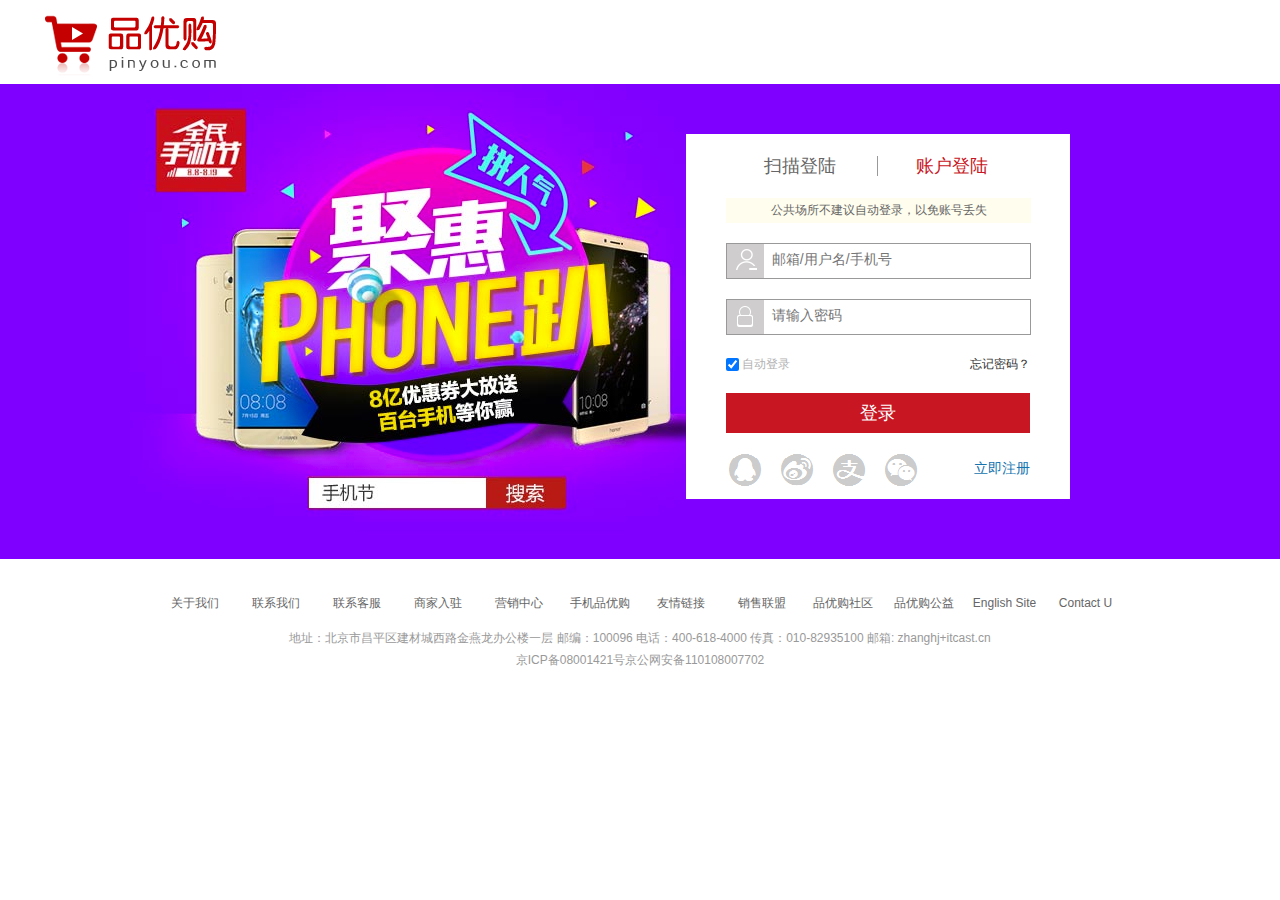
<file: shopping/login.html>
<!DOCTYPE html>
<html lang="en">

<head>
    <meta charset="UTF-8">
    <meta http-equiv="X-UA-Compatible" content="IE=edge">
    <meta name="viewport" content="width=device-width, initial-scale=1.0">
    <title>登录页面</title>
    <link rel="stylesheet" href="favicon.ico">
    <link rel="stylesheet" href="css/base.css">
    <link rel="stylesheet" href="css/login.css">
</head>

<body>
    <div class="header w">
        <a href="index.html">
            <img src="images/pinyou.com.png" alt="">
        </a>
    </div>
    <div class="login">
        <div class="w">
            <div class="login_area">
                <div class="w1">
                    <form action="xxx.phh">
                        <ul>
                            <li class="login_style">
                                <a href="#" class="scan">扫描登陆</a>
                                <a href="#" class="user_login">账户登陆</a>
                            </li>
                            <li class="tips">
                                公共场所不建议自动登录，以免账号丢失
                            </li>
                            <li class="username">
                                <img src="images/账号.png" alt=""><input type="text" placeholder="  邮箱/用户名/手机号">
                            </li>
                            <li class="password">
                                <img src="images/密码.png" alt=""><input type="text" placeholder="  请输入密码">
                            </li>
                            <li class="forget">
                                <label>
                                    <input type="checkbox" checked="checked" border-color="pink">
                                    <p id="zidong">自动登录</p>
                                </label>

                                <a href="#">忘记密码？</a>
                            </li>
                            <li class="buttom">
                                <input type="submit" value="登录">
                            </li>
                            <li class="platform">
                                <span class="plat"></span>
                                <a href="register.html">立即注册</a>
                            </li>
                        </ul>
                    </form>
                </div>
            </div>
        </div>
    </div>


    <div class="footer">
        <div class="mod_copyright">
            <ul>
                <li><a href="#">关于我们</a></li>
                <li> <a href="#">联系我们</a></li>
                <li> <a href="#">联系客服</a></li>
                <li> <a href="#">商家入驻</a></li>
                <li> <a href="#">营销中心</a></li>
                <li> <a href="#">手机品优购</a></li>
                <li> <a href="#">友情链接</a></li>
                <li> <a href="#">销售联盟</a></li>
                <li> <a href="#">品优购社区</a></li>
                <li> <a href="#">品优购公益</a></li>
                <li> <a href="#">English Site</a></li>
                <li> <a href="#">Contact U</a></li>
            </ul>
            <p>地址：北京市昌平区建材城西路金燕龙办公楼一层 邮编：100096 电话：400-618-4000 传真：010-82935100 邮箱:
                zhanghj+itcast.cn<br>京ICP备08001421号京公网安备110108007702</p>
        </div>
    </div>
</body>

</html>
</file>
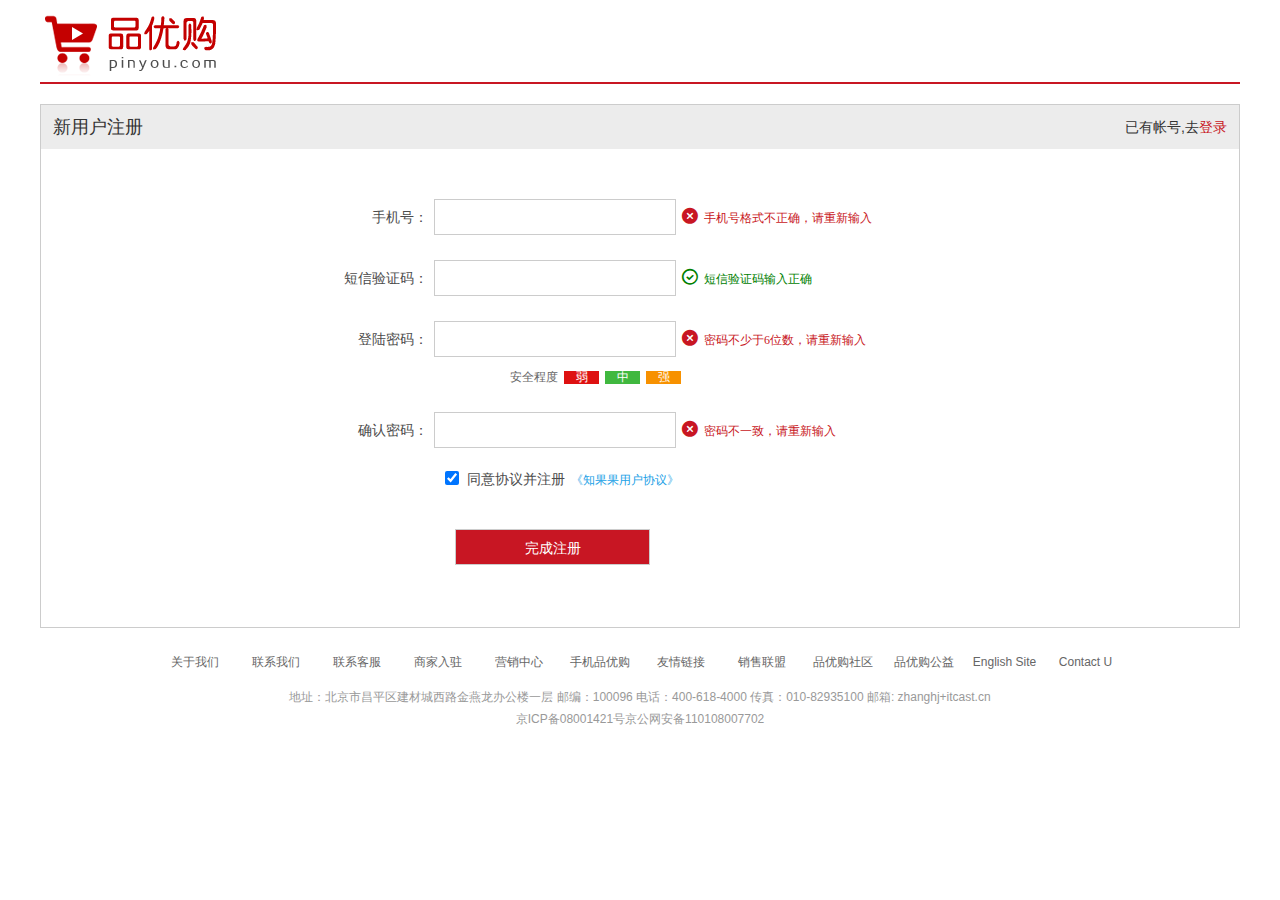
<file: shopping/register.html>
<!DOCTYPE html>
<html lang="en">

<head>
    <meta charset="UTF-8">
    <meta http-equiv="X-UA-Compatible" content="IE=edge">
    <meta name="viewport" content="width=device-width, initial-scale=1.0">
    <title>个人注册</title>
    <!-- 注册页面涉及个人隐私,所以不需要太多SEO优化,越简单越好 -->

    <!-- 引入logo -->
    <link rel="shortcut icon" href="favicon.ico" />
    <!-- 1、引入初始化文件 -->
    <link rel="stylesheet" href="css/base.css">
    <!-- 引入注册页面样式 -->
    <link rel="stylesheet" href="css/register.css">
</head>

<body>
    <div class="header w">
        <a href="index.html">
            <img src="images/pinyou.com.png" alt="">
        </a>
    </div>
    <div class="registerarea w">
        <div class="nav">
            <h3>新用户注册</h3>
            <div class="login">
                <p>已有帐号,去</p>
                <a href="login.html">登录</a>
            </div>
        </div>
        <div class="reg_form">
            <form action="XXX.php">
                <ul>
                    <li>
                        <label for="tele_num">手机号：</label>
                        <input type="text" id="tele_num"><span class="error"> <i class="error_icon"></i>
                            手机号格式不正确，请重新输入</span>
                    </li>
                    <li>
                        <label for="mess">短信验证码：</label>
                        <input type="text" id="mess"><span class="success"> <i class="success_icon"></i>
                            短信验证码输入正确</span>
                    </li>
                    <li>
                        <label for="password">登陆密码：</label>
                        <input type="text" id="password"><span class="error"> <i class="error_icon"></i>
                            密码不少于6位数，请重新输入</span>
                    </li>
                    <li class="safeness">
                        安全程度 <em>弱</em> <em>中</em> <em>强</em>
                    </li>
                    <li>
                        <label for="confirm">确认密码：</label>
                        <input type="text" id="confirm"><span class="error"> <i class="error_icon"></i>
                            密码不一致，请重新输入</span>
                    </li>
                    <li class="user_agreement">
                        <input type="checkbox" name="" id="agree" checked="checked"> <label for="agree">同意协议并注册</label>
                        <a href="#"> 《知果果用户协议》</a>
                    </li>
                    <li class="finish">
                        <input type="submit" value="完成注册">
                    </li>
                </ul>
            </form>
        </div>
    </div>
    <div class="mod_copyright">
        <ul>
            <li><a href="#">关于我们</a></li>
            <li> <a href="#">联系我们</a></li>
            <li> <a href="#">联系客服</a></li>
            <li> <a href="#">商家入驻</a></li>
            <li> <a href="#">营销中心</a></li>
            <li> <a href="#">手机品优购</a></li>
            <li> <a href="#">友情链接</a></li>
            <li> <a href="#">销售联盟</a></li>
            <li> <a href="#">品优购社区</a></li>
            <li> <a href="#">品优购公益</a></li>
            <li> <a href="#">English Site</a></li>
            <li> <a href="#">Contact U</a></li>
        </ul>
        <p>地址：北京市昌平区建材城西路金燕龙办公楼一层 邮编：100096 电话：400-618-4000 传真：010-82935100 邮箱:
            zhanghj+itcast.cn<br>京ICP备08001421号京公网安备110108007702</p>
    </div>
</body>

</html>
</file>
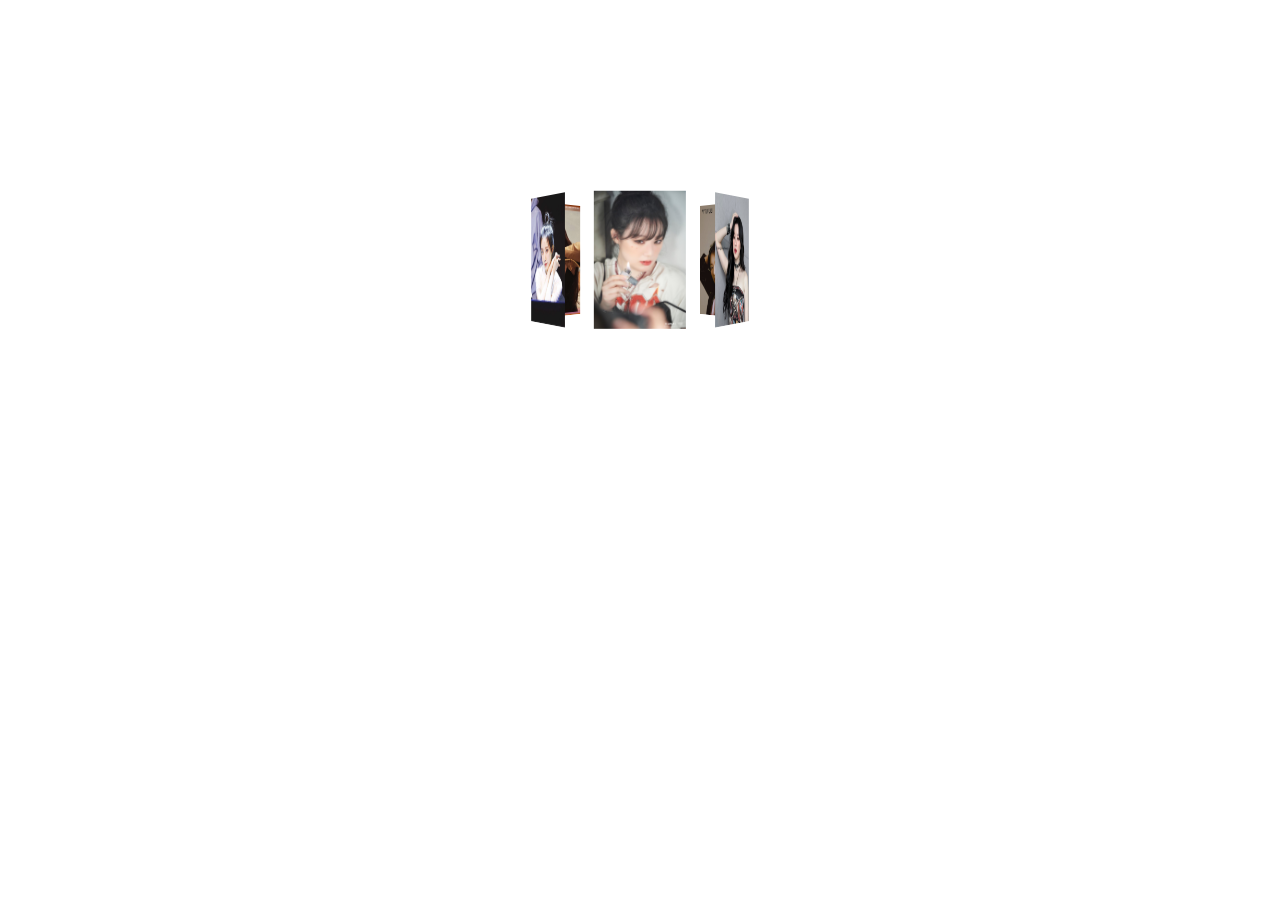
<file: 旋转木马/26-3D案例-旋转木马387.html>
<!DOCTYPE html>
<html lang="en">

<head>
    <meta charset="UTF-8">
    <meta name="viewport" content="width=device-width, initial-scale=1.0">
    <title>旋转木马</title>
    <style>
        body {
            perspective: 750px;
        }

        section {
            position: relative;
            width: 80px;
            height: 120px;
            margin: 200px auto;
            transform-style: preserve-3d;
            animation: move 6s linear infinite;
            background: url(images12/1.jpg) no-repeat;
            background-size: 80px 120px;
        }

        /* 可以添加一个鼠标经过停止属性--不是这个案例的重点 */
        section:hover {
            /* 鼠标经过停止 */
            /* animation-play-state: paused; */
        }

        section div {
            position: absolute;
            top: 0;
            left: 0;
            width: 100%;
            height: 100%;
        }

        section div img {
            width: 100%;
            height: 100%;
        }

        /* 这个案例没有想想中的复杂,每个盒子旋转后跟随着盒子本身的坐标系都会改变-----坐标系是按照自己来定的.所以所有盒子移动都是translateZ:400px,因为我们给定义的时候都是以盒子本身为坐标系的----脑子一定要转过来 */
        /* 脑子一定要转过来弯*/
        /* 脑子一定要转过来弯*/
        /* 脑子一定要转过来弯*/

        section div:nth-child(1) {
            transform: rotateY(0deg) translateZ(100px);
        }

        section div:nth-child(2) {
            transform: rotateY(60deg) translateZ(100px);
        }

        section div:nth-child(3) {
            transform: rotateY(120deg) translateZ(100px);
        }

        section div:nth-child(4) {
            transform: rotateY(180deg) translateZ(100px);
        }

        section div:nth-child(5) {
            transform: rotateY(240deg) translateZ(100px);
        }

        section div:nth-child(6) {
            transform: rotateY(300deg) translateZ(100px);
        }

        @keyframes move {
            0% {
                transform: rotateY(0);
            }

            100% {
                transform: rotateY(360deg);
            }
        }
    </style>
</head>

<body>
    <section>
        <div><img src="images12/2.jpg" alt=""></div>
        <div><img src="images12/3.jpg" alt=""></div>
        <div><img src="images12/4.jpg" alt=""></div>
        <div><img src="images12/5.jpg" alt=""></div>
        <div><img src="images12/6.jpg" alt=""></div>
        <div><img src="images12/7.jpg" alt=""></div>

    </section>
</body>

</html>
</file>
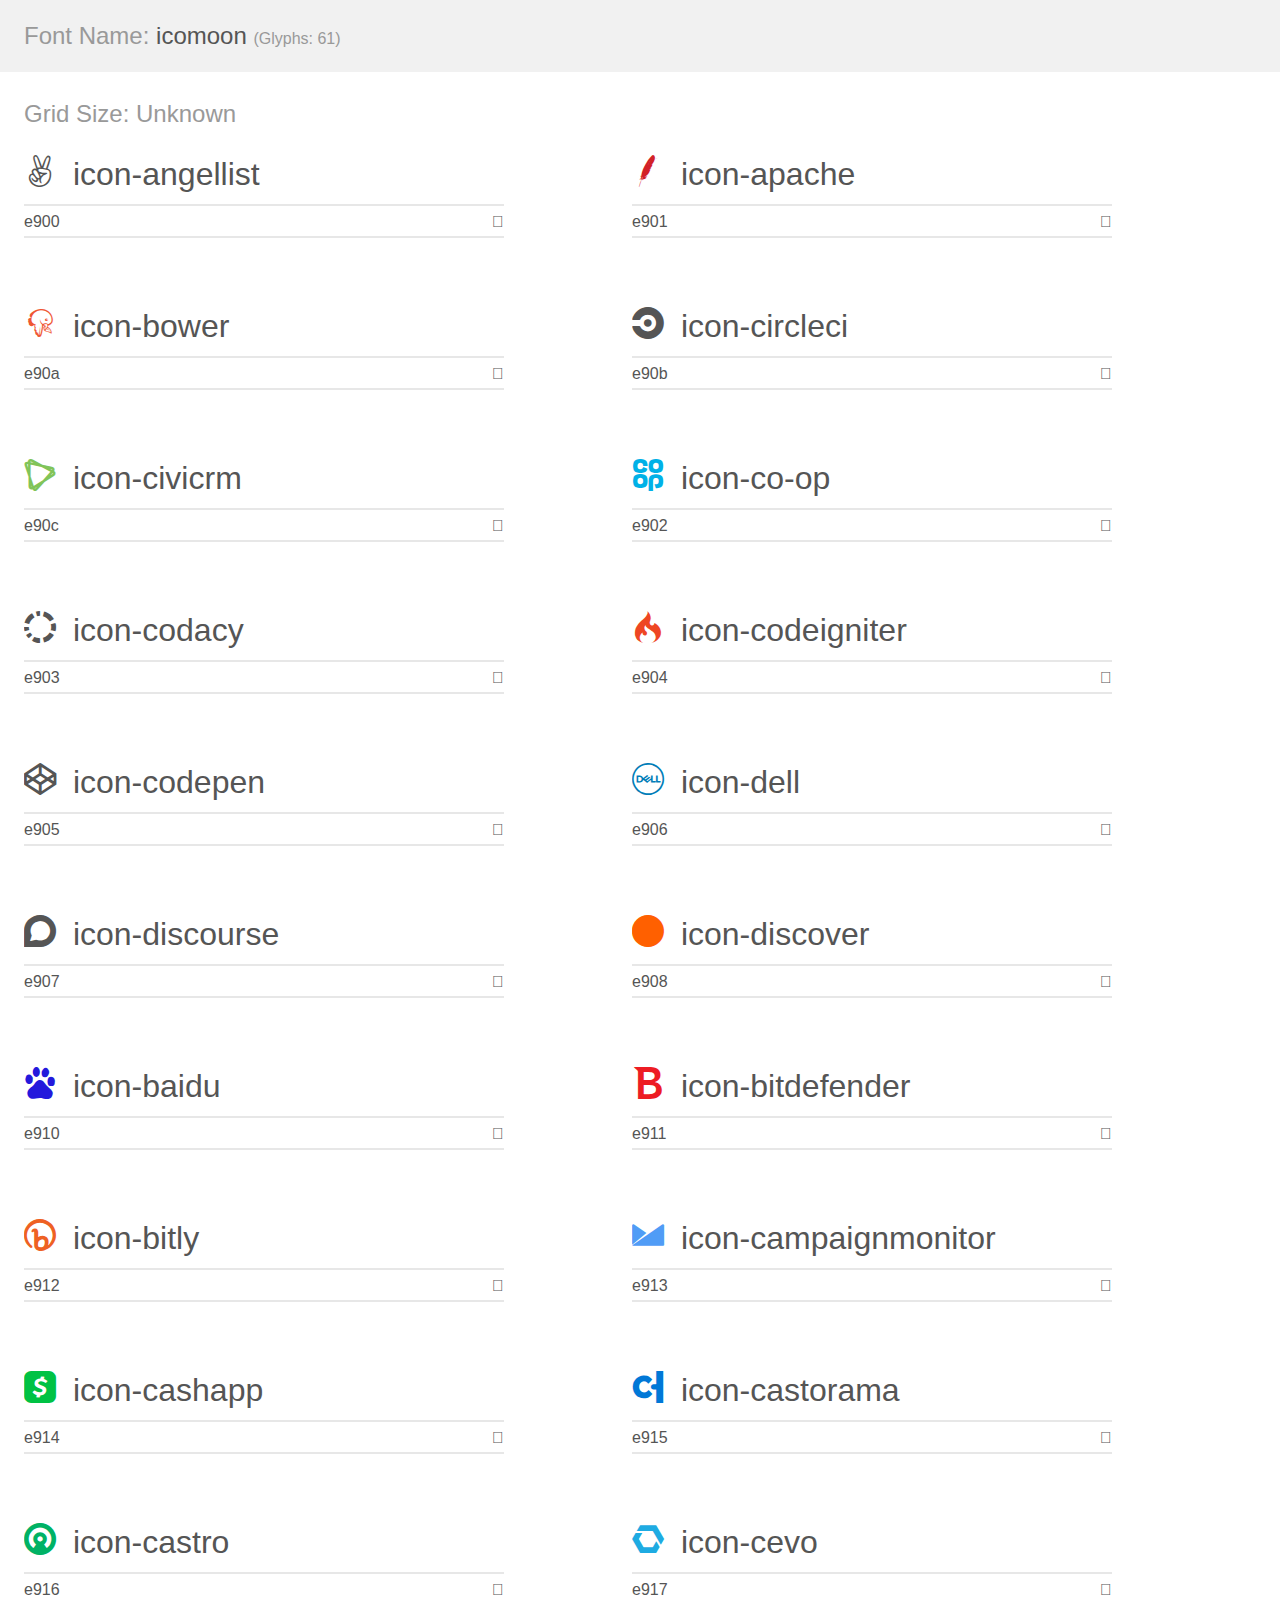
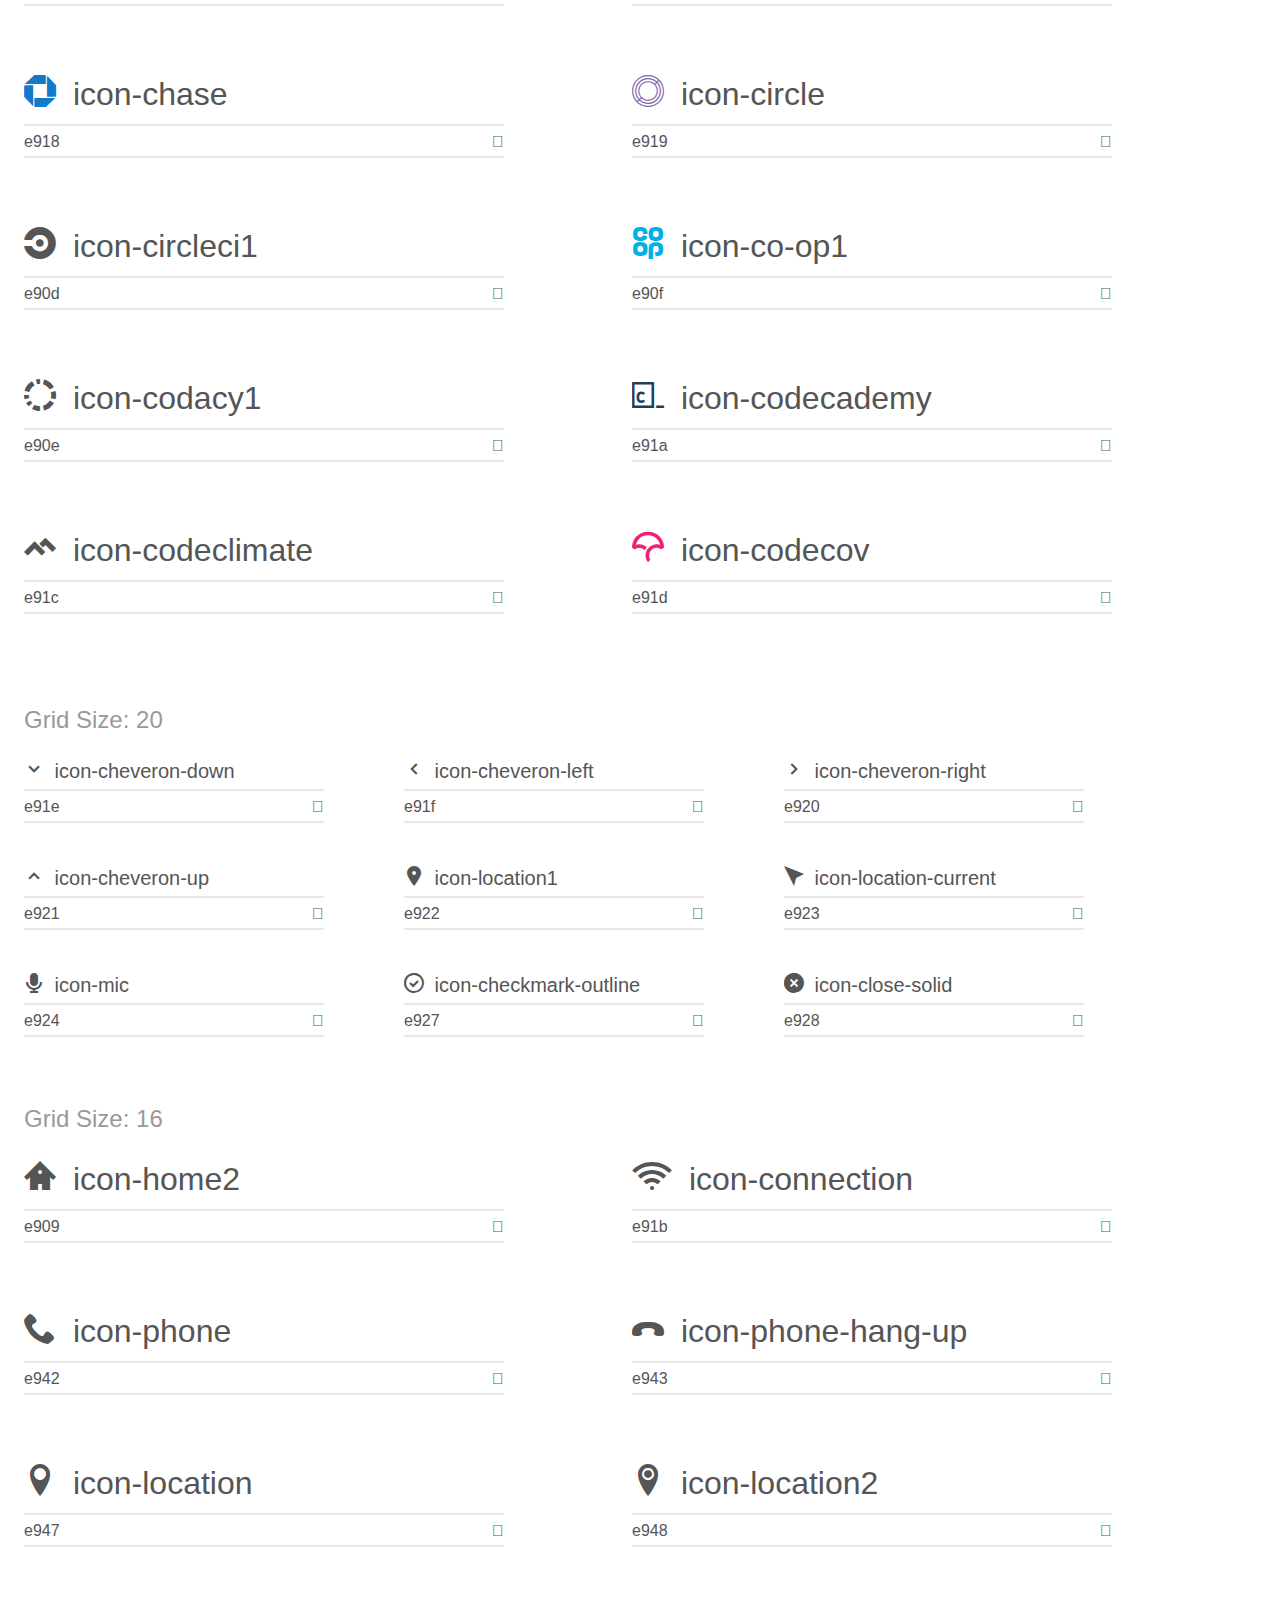
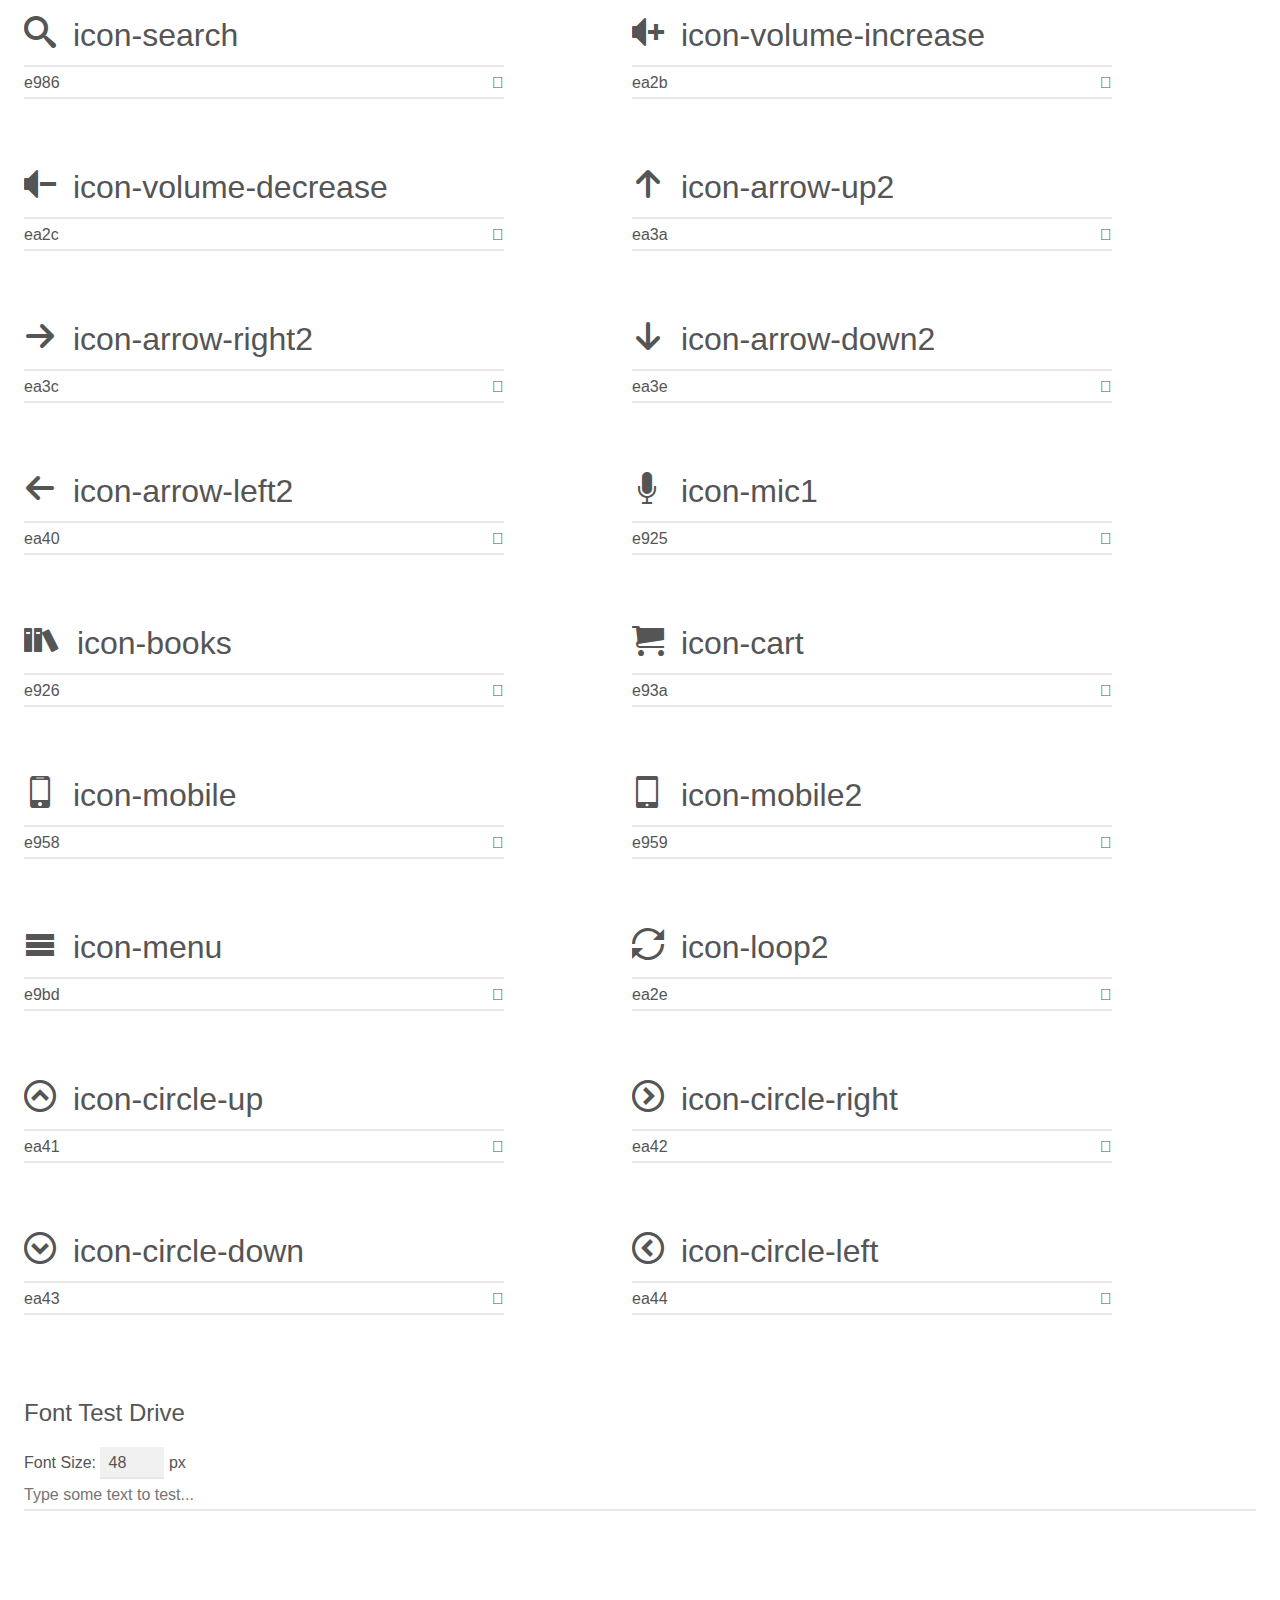
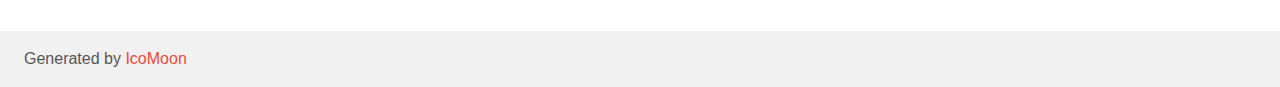
<file: shopping/css/icomoon/demo.html>
<!doctype html>
<html>
<head>
    <meta charset="utf-8">
    <title>IcoMoon Demo</title>
    <meta name="description" content="An Icon Font Generated By IcoMoon.io">
    <meta name="viewport" content="width=device-width, initial-scale=1">
    <link rel="stylesheet" href="demo-files/demo.css">
    <link rel="stylesheet" href="style.css"></head>
<body>
    <div class="bgc1 clearfix">
        <h1 class="mhmm mvm"><span class="fgc1">Font Name:</span> icomoon <small class="fgc1">(Glyphs:&nbsp;61)</small></h1>
    </div>
    <div class="clearfix mhl ptl">
        <h1 class="mvm mtn fgc1">Grid Size: Unknown</h1>
        <div class="glyph fs1">
            <div class="clearfix bshadow0 pbs">
                <span class="icon-angellist"></span>
                <span class="mls"> icon-angellist</span>
            </div>
            <fieldset class="fs0 size1of1 clearfix hidden-false">
                <input type="text" readonly value="e900" class="unit size1of2" />
                <input type="text" maxlength="1" readonly value="&#xe900;" class="unitRight size1of2 talign-right" />
            </fieldset>
            <div class="fs0 bshadow0 clearfix hidden-true">
                <span class="unit pvs fgc1">liga: </span>
                <input type="text" readonly value="" class="liga unitRight" />
            </div>
        </div>
        <div class="glyph fs1">
            <div class="clearfix bshadow0 pbs">
                <span class="icon-apache"></span>
                <span class="mls"> icon-apache</span>
            </div>
            <fieldset class="fs0 size1of1 clearfix hidden-false">
                <input type="text" readonly value="e901" class="unit size1of2" />
                <input type="text" maxlength="1" readonly value="&#xe901;" class="unitRight size1of2 talign-right" />
            </fieldset>
            <div class="fs0 bshadow0 clearfix hidden-true">
                <span class="unit pvs fgc1">liga: </span>
                <input type="text" readonly value="" class="liga unitRight" />
            </div>
        </div>
        <div class="glyph fs1">
            <div class="clearfix bshadow0 pbs">
                <span class="icon-bower"></span>
                <span class="mls"> icon-bower</span>
            </div>
            <fieldset class="fs0 size1of1 clearfix hidden-false">
                <input type="text" readonly value="e90a" class="unit size1of2" />
                <input type="text" maxlength="1" readonly value="&#xe90a;" class="unitRight size1of2 talign-right" />
            </fieldset>
            <div class="fs0 bshadow0 clearfix hidden-true">
                <span class="unit pvs fgc1">liga: </span>
                <input type="text" readonly value="" class="liga unitRight" />
            </div>
        </div>
        <div class="glyph fs1">
            <div class="clearfix bshadow0 pbs">
                <span class="icon-circleci"></span>
                <span class="mls"> icon-circleci</span>
            </div>
            <fieldset class="fs0 size1of1 clearfix hidden-false">
                <input type="text" readonly value="e90b" class="unit size1of2" />
                <input type="text" maxlength="1" readonly value="&#xe90b;" class="unitRight size1of2 talign-right" />
            </fieldset>
            <div class="fs0 bshadow0 clearfix hidden-true">
                <span class="unit pvs fgc1">liga: </span>
                <input type="text" readonly value="" class="liga unitRight" />
            </div>
        </div>
        <div class="glyph fs1">
            <div class="clearfix bshadow0 pbs">
                <span class="icon-civicrm"></span>
                <span class="mls"> icon-civicrm</span>
            </div>
            <fieldset class="fs0 size1of1 clearfix hidden-false">
                <input type="text" readonly value="e90c" class="unit size1of2" />
                <input type="text" maxlength="1" readonly value="&#xe90c;" class="unitRight size1of2 talign-right" />
            </fieldset>
            <div class="fs0 bshadow0 clearfix hidden-true">
                <span class="unit pvs fgc1">liga: </span>
                <input type="text" readonly value="" class="liga unitRight" />
            </div>
        </div>
        <div class="glyph fs1">
            <div class="clearfix bshadow0 pbs">
                <span class="icon-co-op"></span>
                <span class="mls"> icon-co-op</span>
            </div>
            <fieldset class="fs0 size1of1 clearfix hidden-false">
                <input type="text" readonly value="e902" class="unit size1of2" />
                <input type="text" maxlength="1" readonly value="&#xe902;" class="unitRight size1of2 talign-right" />
            </fieldset>
            <div class="fs0 bshadow0 clearfix hidden-true">
                <span class="unit pvs fgc1">liga: </span>
                <input type="text" readonly value="" class="liga unitRight" />
            </div>
        </div>
        <div class="glyph fs1">
            <div class="clearfix bshadow0 pbs">
                <span class="icon-codacy"></span>
                <span class="mls"> icon-codacy</span>
            </div>
            <fieldset class="fs0 size1of1 clearfix hidden-false">
                <input type="text" readonly value="e903" class="unit size1of2" />
                <input type="text" maxlength="1" readonly value="&#xe903;" class="unitRight size1of2 talign-right" />
            </fieldset>
            <div class="fs0 bshadow0 clearfix hidden-true">
                <span class="unit pvs fgc1">liga: </span>
                <input type="text" readonly value="" class="liga unitRight" />
            </div>
        </div>
        <div class="glyph fs1">
            <div class="clearfix bshadow0 pbs">
                <span class="icon-codeigniter"></span>
                <span class="mls"> icon-codeigniter</span>
            </div>
            <fieldset class="fs0 size1of1 clearfix hidden-false">
                <input type="text" readonly value="e904" class="unit size1of2" />
                <input type="text" maxlength="1" readonly value="&#xe904;" class="unitRight size1of2 talign-right" />
            </fieldset>
            <div class="fs0 bshadow0 clearfix hidden-true">
                <span class="unit pvs fgc1">liga: </span>
                <input type="text" readonly value="" class="liga unitRight" />
            </div>
        </div>
        <div class="glyph fs1">
            <div class="clearfix bshadow0 pbs">
                <span class="icon-codepen"></span>
                <span class="mls"> icon-codepen</span>
            </div>
            <fieldset class="fs0 size1of1 clearfix hidden-false">
                <input type="text" readonly value="e905" class="unit size1of2" />
                <input type="text" maxlength="1" readonly value="&#xe905;" class="unitRight size1of2 talign-right" />
            </fieldset>
            <div class="fs0 bshadow0 clearfix hidden-true">
                <span class="unit pvs fgc1">liga: </span>
                <input type="text" readonly value="" class="liga unitRight" />
            </div>
        </div>
        <div class="glyph fs1">
            <div class="clearfix bshadow0 pbs">
                <span class="icon-dell"></span>
                <span class="mls"> icon-dell</span>
            </div>
            <fieldset class="fs0 size1of1 clearfix hidden-false">
                <input type="text" readonly value="e906" class="unit size1of2" />
                <input type="text" maxlength="1" readonly value="&#xe906;" class="unitRight size1of2 talign-right" />
            </fieldset>
            <div class="fs0 bshadow0 clearfix hidden-true">
                <span class="unit pvs fgc1">liga: </span>
                <input type="text" readonly value="" class="liga unitRight" />
            </div>
        </div>
        <div class="glyph fs1">
            <div class="clearfix bshadow0 pbs">
                <span class="icon-discourse"></span>
                <span class="mls"> icon-discourse</span>
            </div>
            <fieldset class="fs0 size1of1 clearfix hidden-false">
                <input type="text" readonly value="e907" class="unit size1of2" />
                <input type="text" maxlength="1" readonly value="&#xe907;" class="unitRight size1of2 talign-right" />
            </fieldset>
            <div class="fs0 bshadow0 clearfix hidden-true">
                <span class="unit pvs fgc1">liga: </span>
                <input type="text" readonly value="" class="liga unitRight" />
            </div>
        </div>
        <div class="glyph fs1">
            <div class="clearfix bshadow0 pbs">
                <span class="icon-discover"></span>
                <span class="mls"> icon-discover</span>
            </div>
            <fieldset class="fs0 size1of1 clearfix hidden-false">
                <input type="text" readonly value="e908" class="unit size1of2" />
                <input type="text" maxlength="1" readonly value="&#xe908;" class="unitRight size1of2 talign-right" />
            </fieldset>
            <div class="fs0 bshadow0 clearfix hidden-true">
                <span class="unit pvs fgc1">liga: </span>
                <input type="text" readonly value="" class="liga unitRight" />
            </div>
        </div>
        <div class="glyph fs1">
            <div class="clearfix bshadow0 pbs">
                <span class="icon-baidu"></span>
                <span class="mls"> icon-baidu</span>
            </div>
            <fieldset class="fs0 size1of1 clearfix hidden-false">
                <input type="text" readonly value="e910" class="unit size1of2" />
                <input type="text" maxlength="1" readonly value="&#xe910;" class="unitRight size1of2 talign-right" />
            </fieldset>
            <div class="fs0 bshadow0 clearfix hidden-true">
                <span class="unit pvs fgc1">liga: </span>
                <input type="text" readonly value="" class="liga unitRight" />
            </div>
        </div>
        <div class="glyph fs1">
            <div class="clearfix bshadow0 pbs">
                <span class="icon-bitdefender"></span>
                <span class="mls"> icon-bitdefender</span>
            </div>
            <fieldset class="fs0 size1of1 clearfix hidden-false">
                <input type="text" readonly value="e911" class="unit size1of2" />
                <input type="text" maxlength="1" readonly value="&#xe911;" class="unitRight size1of2 talign-right" />
            </fieldset>
            <div class="fs0 bshadow0 clearfix hidden-true">
                <span class="unit pvs fgc1">liga: </span>
                <input type="text" readonly value="" class="liga unitRight" />
            </div>
        </div>
        <div class="glyph fs1">
            <div class="clearfix bshadow0 pbs">
                <span class="icon-bitly"></span>
                <span class="mls"> icon-bitly</span>
            </div>
            <fieldset class="fs0 size1of1 clearfix hidden-false">
                <input type="text" readonly value="e912" class="unit size1of2" />
                <input type="text" maxlength="1" readonly value="&#xe912;" class="unitRight size1of2 talign-right" />
            </fieldset>
            <div class="fs0 bshadow0 clearfix hidden-true">
                <span class="unit pvs fgc1">liga: </span>
                <input type="text" readonly value="" class="liga unitRight" />
            </div>
        </div>
        <div class="glyph fs1">
            <div class="clearfix bshadow0 pbs">
                <span class="icon-campaignmonitor"></span>
                <span class="mls"> icon-campaignmonitor</span>
            </div>
            <fieldset class="fs0 size1of1 clearfix hidden-false">
                <input type="text" readonly value="e913" class="unit size1of2" />
                <input type="text" maxlength="1" readonly value="&#xe913;" class="unitRight size1of2 talign-right" />
            </fieldset>
            <div class="fs0 bshadow0 clearfix hidden-true">
                <span class="unit pvs fgc1">liga: </span>
                <input type="text" readonly value="" class="liga unitRight" />
            </div>
        </div>
        <div class="glyph fs1">
            <div class="clearfix bshadow0 pbs">
                <span class="icon-cashapp"></span>
                <span class="mls"> icon-cashapp</span>
            </div>
            <fieldset class="fs0 size1of1 clearfix hidden-false">
                <input type="text" readonly value="e914" class="unit size1of2" />
                <input type="text" maxlength="1" readonly value="&#xe914;" class="unitRight size1of2 talign-right" />
            </fieldset>
            <div class="fs0 bshadow0 clearfix hidden-true">
                <span class="unit pvs fgc1">liga: </span>
                <input type="text" readonly value="" class="liga unitRight" />
            </div>
        </div>
        <div class="glyph fs1">
            <div class="clearfix bshadow0 pbs">
                <span class="icon-castorama"></span>
                <span class="mls"> icon-castorama</span>
            </div>
            <fieldset class="fs0 size1of1 clearfix hidden-false">
                <input type="text" readonly value="e915" class="unit size1of2" />
                <input type="text" maxlength="1" readonly value="&#xe915;" class="unitRight size1of2 talign-right" />
            </fieldset>
            <div class="fs0 bshadow0 clearfix hidden-true">
                <span class="unit pvs fgc1">liga: </span>
                <input type="text" readonly value="" class="liga unitRight" />
            </div>
        </div>
        <div class="glyph fs1">
            <div class="clearfix bshadow0 pbs">
                <span class="icon-castro"></span>
                <span class="mls"> icon-castro</span>
            </div>
            <fieldset class="fs0 size1of1 clearfix hidden-false">
                <input type="text" readonly value="e916" class="unit size1of2" />
                <input type="text" maxlength="1" readonly value="&#xe916;" class="unitRight size1of2 talign-right" />
            </fieldset>
            <div class="fs0 bshadow0 clearfix hidden-true">
                <span class="unit pvs fgc1">liga: </span>
                <input type="text" readonly value="" class="liga unitRight" />
            </div>
        </div>
        <div class="glyph fs1">
            <div class="clearfix bshadow0 pbs">
                <span class="icon-cevo"></span>
                <span class="mls"> icon-cevo</span>
            </div>
            <fieldset class="fs0 size1of1 clearfix hidden-false">
                <input type="text" readonly value="e917" class="unit size1of2" />
                <input type="text" maxlength="1" readonly value="&#xe917;" class="unitRight size1of2 talign-right" />
            </fieldset>
            <div class="fs0 bshadow0 clearfix hidden-true">
                <span class="unit pvs fgc1">liga: </span>
                <input type="text" readonly value="" class="liga unitRight" />
            </div>
        </div>
        <div class="glyph fs1">
            <div class="clearfix bshadow0 pbs">
                <span class="icon-chase"></span>
                <span class="mls"> icon-chase</span>
            </div>
            <fieldset class="fs0 size1of1 clearfix hidden-false">
                <input type="text" readonly value="e918" class="unit size1of2" />
                <input type="text" maxlength="1" readonly value="&#xe918;" class="unitRight size1of2 talign-right" />
            </fieldset>
            <div class="fs0 bshadow0 clearfix hidden-true">
                <span class="unit pvs fgc1">liga: </span>
                <input type="text" readonly value="" class="liga unitRight" />
            </div>
        </div>
        <div class="glyph fs1">
            <div class="clearfix bshadow0 pbs">
                <span class="icon-circle"></span>
                <span class="mls"> icon-circle</span>
            </div>
            <fieldset class="fs0 size1of1 clearfix hidden-false">
                <input type="text" readonly value="e919" class="unit size1of2" />
                <input type="text" maxlength="1" readonly value="&#xe919;" class="unitRight size1of2 talign-right" />
            </fieldset>
            <div class="fs0 bshadow0 clearfix hidden-true">
                <span class="unit pvs fgc1">liga: </span>
                <input type="text" readonly value="" class="liga unitRight" />
            </div>
        </div>
        <div class="glyph fs1">
            <div class="clearfix bshadow0 pbs">
                <span class="icon-circleci1"></span>
                <span class="mls"> icon-circleci1</span>
            </div>
            <fieldset class="fs0 size1of1 clearfix hidden-false">
                <input type="text" readonly value="e90d" class="unit size1of2" />
                <input type="text" maxlength="1" readonly value="&#xe90d;" class="unitRight size1of2 talign-right" />
            </fieldset>
            <div class="fs0 bshadow0 clearfix hidden-true">
                <span class="unit pvs fgc1">liga: </span>
                <input type="text" readonly value="" class="liga unitRight" />
            </div>
        </div>
        <div class="glyph fs1">
            <div class="clearfix bshadow0 pbs">
                <span class="icon-co-op1"></span>
                <span class="mls"> icon-co-op1</span>
            </div>
            <fieldset class="fs0 size1of1 clearfix hidden-false">
                <input type="text" readonly value="e90f" class="unit size1of2" />
                <input type="text" maxlength="1" readonly value="&#xe90f;" class="unitRight size1of2 talign-right" />
            </fieldset>
            <div class="fs0 bshadow0 clearfix hidden-true">
                <span class="unit pvs fgc1">liga: </span>
                <input type="text" readonly value="" class="liga unitRight" />
            </div>
        </div>
        <div class="glyph fs1">
            <div class="clearfix bshadow0 pbs">
                <span class="icon-codacy1"></span>
                <span class="mls"> icon-codacy1</span>
            </div>
            <fieldset class="fs0 size1of1 clearfix hidden-false">
                <input type="text" readonly value="e90e" class="unit size1of2" />
                <input type="text" maxlength="1" readonly value="&#xe90e;" class="unitRight size1of2 talign-right" />
            </fieldset>
            <div class="fs0 bshadow0 clearfix hidden-true">
                <span class="unit pvs fgc1">liga: </span>
                <input type="text" readonly value="" class="liga unitRight" />
            </div>
        </div>
        <div class="glyph fs1">
            <div class="clearfix bshadow0 pbs">
                <span class="icon-codecademy"></span>
                <span class="mls"> icon-codecademy</span>
            </div>
            <fieldset class="fs0 size1of1 clearfix hidden-false">
                <input type="text" readonly value="e91a" class="unit size1of2" />
                <input type="text" maxlength="1" readonly value="&#xe91a;" class="unitRight size1of2 talign-right" />
            </fieldset>
            <div class="fs0 bshadow0 clearfix hidden-true">
                <span class="unit pvs fgc1">liga: </span>
                <input type="text" readonly value="" class="liga unitRight" />
            </div>
        </div>
        <div class="glyph fs1">
            <div class="clearfix bshadow0 pbs">
                <span class="icon-codeclimate"></span>
                <span class="mls"> icon-codeclimate</span>
            </div>
            <fieldset class="fs0 size1of1 clearfix hidden-false">
                <input type="text" readonly value="e91c" class="unit size1of2" />
                <input type="text" maxlength="1" readonly value="&#xe91c;" class="unitRight size1of2 talign-right" />
            </fieldset>
            <div class="fs0 bshadow0 clearfix hidden-true">
                <span class="unit pvs fgc1">liga: </span>
                <input type="text" readonly value="" class="liga unitRight" />
            </div>
        </div>
        <div class="glyph fs1">
            <div class="clearfix bshadow0 pbs">
                <span class="icon-codecov"></span>
                <span class="mls"> icon-codecov</span>
            </div>
            <fieldset class="fs0 size1of1 clearfix hidden-false">
                <input type="text" readonly value="e91d" class="unit size1of2" />
                <input type="text" maxlength="1" readonly value="&#xe91d;" class="unitRight size1of2 talign-right" />
            </fieldset>
            <div class="fs0 bshadow0 clearfix hidden-true">
                <span class="unit pvs fgc1">liga: </span>
                <input type="text" readonly value="" class="liga unitRight" />
            </div>
        </div>
    </div>
    <div class="clearfix mhl ptl">
        <h1 class="mvm mtn fgc1">Grid Size: 20</h1>
        <div class="glyph fs2">
            <div class="clearfix bshadow0 pbs">
                <span class="icon-cheveron-down"></span>
                <span class="mls"> icon-cheveron-down</span>
            </div>
            <fieldset class="fs0 size1of1 clearfix hidden-false">
                <input type="text" readonly value="e91e" class="unit size1of2" />
                <input type="text" maxlength="1" readonly value="&#xe91e;" class="unitRight size1of2 talign-right" />
            </fieldset>
            <div class="fs0 bshadow0 clearfix hidden-true">
                <span class="unit pvs fgc1">liga: </span>
                <input type="text" readonly value="" class="liga unitRight" />
            </div>
        </div>
        <div class="glyph fs2">
            <div class="clearfix bshadow0 pbs">
                <span class="icon-cheveron-left"></span>
                <span class="mls"> icon-cheveron-left</span>
            </div>
            <fieldset class="fs0 size1of1 clearfix hidden-false">
                <input type="text" readonly value="e91f" class="unit size1of2" />
                <input type="text" maxlength="1" readonly value="&#xe91f;" class="unitRight size1of2 talign-right" />
            </fieldset>
            <div class="fs0 bshadow0 clearfix hidden-true">
                <span class="unit pvs fgc1">liga: </span>
                <input type="text" readonly value="" class="liga unitRight" />
            </div>
        </div>
        <div class="glyph fs2">
            <div class="clearfix bshadow0 pbs">
                <span class="icon-cheveron-right"></span>
                <span class="mls"> icon-cheveron-right</span>
            </div>
            <fieldset class="fs0 size1of1 clearfix hidden-false">
                <input type="text" readonly value="e920" class="unit size1of2" />
                <input type="text" maxlength="1" readonly value="&#xe920;" class="unitRight size1of2 talign-right" />
            </fieldset>
            <div class="fs0 bshadow0 clearfix hidden-true">
                <span class="unit pvs fgc1">liga: </span>
                <input type="text" readonly value="" class="liga unitRight" />
            </div>
        </div>
        <div class="glyph fs2">
            <div class="clearfix bshadow0 pbs">
                <span class="icon-cheveron-up"></span>
                <span class="mls"> icon-cheveron-up</span>
            </div>
            <fieldset class="fs0 size1of1 clearfix hidden-false">
                <input type="text" readonly value="e921" class="unit size1of2" />
                <input type="text" maxlength="1" readonly value="&#xe921;" class="unitRight size1of2 talign-right" />
            </fieldset>
            <div class="fs0 bshadow0 clearfix hidden-true">
                <span class="unit pvs fgc1">liga: </span>
                <input type="text" readonly value="" class="liga unitRight" />
            </div>
        </div>
        <div class="glyph fs2">
            <div class="clearfix bshadow0 pbs">
                <span class="icon-location1"></span>
                <span class="mls"> icon-location1</span>
            </div>
            <fieldset class="fs0 size1of1 clearfix hidden-false">
                <input type="text" readonly value="e922" class="unit size1of2" />
                <input type="text" maxlength="1" readonly value="&#xe922;" class="unitRight size1of2 talign-right" />
            </fieldset>
            <div class="fs0 bshadow0 clearfix hidden-true">
                <span class="unit pvs fgc1">liga: </span>
                <input type="text" readonly value="" class="liga unitRight" />
            </div>
        </div>
        <div class="glyph fs2">
            <div class="clearfix bshadow0 pbs">
                <span class="icon-location-current"></span>
                <span class="mls"> icon-location-current</span>
            </div>
            <fieldset class="fs0 size1of1 clearfix hidden-false">
                <input type="text" readonly value="e923" class="unit size1of2" />
                <input type="text" maxlength="1" readonly value="&#xe923;" class="unitRight size1of2 talign-right" />
            </fieldset>
            <div class="fs0 bshadow0 clearfix hidden-true">
                <span class="unit pvs fgc1">liga: </span>
                <input type="text" readonly value="" class="liga unitRight" />
            </div>
        </div>
        <div class="glyph fs2">
            <div class="clearfix bshadow0 pbs">
                <span class="icon-mic"></span>
                <span class="mls"> icon-mic</span>
            </div>
            <fieldset class="fs0 size1of1 clearfix hidden-false">
                <input type="text" readonly value="e924" class="unit size1of2" />
                <input type="text" maxlength="1" readonly value="&#xe924;" class="unitRight size1of2 talign-right" />
            </fieldset>
            <div class="fs0 bshadow0 clearfix hidden-true">
                <span class="unit pvs fgc1">liga: </span>
                <input type="text" readonly value="" class="liga unitRight" />
            </div>
        </div>
        <div class="glyph fs2">
            <div class="clearfix bshadow0 pbs">
                <span class="icon-checkmark-outline"></span>
                <span class="mls"> icon-checkmark-outline</span>
            </div>
            <fieldset class="fs0 size1of1 clearfix hidden-false">
                <input type="text" readonly value="e927" class="unit size1of2" />
                <input type="text" maxlength="1" readonly value="&#xe927;" class="unitRight size1of2 talign-right" />
            </fieldset>
            <div class="fs0 bshadow0 clearfix hidden-true">
                <span class="unit pvs fgc1">liga: </span>
                <input type="text" readonly value="" class="liga unitRight" />
            </div>
        </div>
        <div class="glyph fs2">
            <div class="clearfix bshadow0 pbs">
                <span class="icon-close-solid"></span>
                <span class="mls"> icon-close-solid</span>
            </div>
            <fieldset class="fs0 size1of1 clearfix hidden-false">
                <input type="text" readonly value="e928" class="unit size1of2" />
                <input type="text" maxlength="1" readonly value="&#xe928;" class="unitRight size1of2 talign-right" />
            </fieldset>
            <div class="fs0 bshadow0 clearfix hidden-true">
                <span class="unit pvs fgc1">liga: </span>
                <input type="text" readonly value="" class="liga unitRight" />
            </div>
        </div>
    </div>
    <div class="clearfix mhl ptl">
        <h1 class="mvm mtn fgc1">Grid Size: 16</h1>
        <div class="glyph fs3">
            <div class="clearfix bshadow0 pbs">
                <span class="icon-home2"></span>
                <span class="mls"> icon-home2</span>
            </div>
            <fieldset class="fs0 size1of1 clearfix hidden-false">
                <input type="text" readonly value="e909" class="unit size1of2" />
                <input type="text" maxlength="1" readonly value="&#xe909;" class="unitRight size1of2 talign-right" />
            </fieldset>
            <div class="fs0 bshadow0 clearfix hidden-true">
                <span class="unit pvs fgc1">liga: </span>
                <input type="text" readonly value="home2, house2" class="liga unitRight" />
            </div>
        </div>
        <div class="glyph fs3">
            <div class="clearfix bshadow0 pbs">
                <span class="icon-connection"></span>
                <span class="mls"> icon-connection</span>
            </div>
            <fieldset class="fs0 size1of1 clearfix hidden-false">
                <input type="text" readonly value="e91b" class="unit size1of2" />
                <input type="text" maxlength="1" readonly value="&#xe91b;" class="unitRight size1of2 talign-right" />
            </fieldset>
            <div class="fs0 bshadow0 clearfix hidden-true">
                <span class="unit pvs fgc1">liga: </span>
                <input type="text" readonly value="connection, wifi" class="liga unitRight" />
            </div>
        </div>
        <div class="glyph fs3">
            <div class="clearfix bshadow0 pbs">
                <span class="icon-phone"></span>
                <span class="mls"> icon-phone</span>
            </div>
            <fieldset class="fs0 size1of1 clearfix hidden-false">
                <input type="text" readonly value="e942" class="unit size1of2" />
                <input type="text" maxlength="1" readonly value="&#xe942;" class="unitRight size1of2 talign-right" />
            </fieldset>
            <div class="fs0 bshadow0 clearfix hidden-true">
                <span class="unit pvs fgc1">liga: </span>
                <input type="text" readonly value="phone, telephone" class="liga unitRight" />
            </div>
        </div>
        <div class="glyph fs3">
            <div class="clearfix bshadow0 pbs">
                <span class="icon-phone-hang-up"></span>
                <span class="mls"> icon-phone-hang-up</span>
            </div>
            <fieldset class="fs0 size1of1 clearfix hidden-false">
                <input type="text" readonly value="e943" class="unit size1of2" />
                <input type="text" maxlength="1" readonly value="&#xe943;" class="unitRight size1of2 talign-right" />
            </fieldset>
            <div class="fs0 bshadow0 clearfix hidden-true">
                <span class="unit pvs fgc1">liga: </span>
                <input type="text" readonly value="phone-hang-up, telephone2" class="liga unitRight" />
            </div>
        </div>
        <div class="glyph fs3">
            <div class="clearfix bshadow0 pbs">
                <span class="icon-location"></span>
                <span class="mls"> icon-location</span>
            </div>
            <fieldset class="fs0 size1of1 clearfix hidden-false">
                <input type="text" readonly value="e947" class="unit size1of2" />
                <input type="text" maxlength="1" readonly value="&#xe947;" class="unitRight size1of2 talign-right" />
            </fieldset>
            <div class="fs0 bshadow0 clearfix hidden-true">
                <span class="unit pvs fgc1">liga: </span>
                <input type="text" readonly value="location, map-marker" class="liga unitRight" />
            </div>
        </div>
        <div class="glyph fs3">
            <div class="clearfix bshadow0 pbs">
                <span class="icon-location2"></span>
                <span class="mls"> icon-location2</span>
            </div>
            <fieldset class="fs0 size1of1 clearfix hidden-false">
                <input type="text" readonly value="e948" class="unit size1of2" />
                <input type="text" maxlength="1" readonly value="&#xe948;" class="unitRight size1of2 talign-right" />
            </fieldset>
            <div class="fs0 bshadow0 clearfix hidden-true">
                <span class="unit pvs fgc1">liga: </span>
                <input type="text" readonly value="location2, map-marker2" class="liga unitRight" />
            </div>
        </div>
        <div class="glyph fs3">
            <div class="clearfix bshadow0 pbs">
                <span class="icon-search"></span>
                <span class="mls"> icon-search</span>
            </div>
            <fieldset class="fs0 size1of1 clearfix hidden-false">
                <input type="text" readonly value="e986" class="unit size1of2" />
                <input type="text" maxlength="1" readonly value="&#xe986;" class="unitRight size1of2 talign-right" />
            </fieldset>
            <div class="fs0 bshadow0 clearfix hidden-true">
                <span class="unit pvs fgc1">liga: </span>
                <input type="text" readonly value="search, magnifier" class="liga unitRight" />
            </div>
        </div>
        <div class="glyph fs3">
            <div class="clearfix bshadow0 pbs">
                <span class="icon-volume-increase"></span>
                <span class="mls"> icon-volume-increase</span>
            </div>
            <fieldset class="fs0 size1of1 clearfix hidden-false">
                <input type="text" readonly value="ea2b" class="unit size1of2" />
                <input type="text" maxlength="1" readonly value="&#xea2b;" class="unitRight size1of2 talign-right" />
            </fieldset>
            <div class="fs0 bshadow0 clearfix hidden-true">
                <span class="unit pvs fgc1">liga: </span>
                <input type="text" readonly value="volume-increase, volume6" class="liga unitRight" />
            </div>
        </div>
        <div class="glyph fs3">
            <div class="clearfix bshadow0 pbs">
                <span class="icon-volume-decrease"></span>
                <span class="mls"> icon-volume-decrease</span>
            </div>
            <fieldset class="fs0 size1of1 clearfix hidden-false">
                <input type="text" readonly value="ea2c" class="unit size1of2" />
                <input type="text" maxlength="1" readonly value="&#xea2c;" class="unitRight size1of2 talign-right" />
            </fieldset>
            <div class="fs0 bshadow0 clearfix hidden-true">
                <span class="unit pvs fgc1">liga: </span>
                <input type="text" readonly value="volume-decrease, volume7" class="liga unitRight" />
            </div>
        </div>
        <div class="glyph fs3">
            <div class="clearfix bshadow0 pbs">
                <span class="icon-arrow-up2"></span>
                <span class="mls"> icon-arrow-up2</span>
            </div>
            <fieldset class="fs0 size1of1 clearfix hidden-false">
                <input type="text" readonly value="ea3a" class="unit size1of2" />
                <input type="text" maxlength="1" readonly value="&#xea3a;" class="unitRight size1of2 talign-right" />
            </fieldset>
            <div class="fs0 bshadow0 clearfix hidden-true">
                <span class="unit pvs fgc1">liga: </span>
                <input type="text" readonly value="arrow-up2, up2" class="liga unitRight" />
            </div>
        </div>
        <div class="glyph fs3">
            <div class="clearfix bshadow0 pbs">
                <span class="icon-arrow-right2"></span>
                <span class="mls"> icon-arrow-right2</span>
            </div>
            <fieldset class="fs0 size1of1 clearfix hidden-false">
                <input type="text" readonly value="ea3c" class="unit size1of2" />
                <input type="text" maxlength="1" readonly value="&#xea3c;" class="unitRight size1of2 talign-right" />
            </fieldset>
            <div class="fs0 bshadow0 clearfix hidden-true">
                <span class="unit pvs fgc1">liga: </span>
                <input type="text" readonly value="arrow-right2, right4" class="liga unitRight" />
            </div>
        </div>
        <div class="glyph fs3">
            <div class="clearfix bshadow0 pbs">
                <span class="icon-arrow-down2"></span>
                <span class="mls"> icon-arrow-down2</span>
            </div>
            <fieldset class="fs0 size1of1 clearfix hidden-false">
                <input type="text" readonly value="ea3e" class="unit size1of2" />
                <input type="text" maxlength="1" readonly value="&#xea3e;" class="unitRight size1of2 talign-right" />
            </fieldset>
            <div class="fs0 bshadow0 clearfix hidden-true">
                <span class="unit pvs fgc1">liga: </span>
                <input type="text" readonly value="arrow-down2, down2" class="liga unitRight" />
            </div>
        </div>
        <div class="glyph fs3">
            <div class="clearfix bshadow0 pbs">
                <span class="icon-arrow-left2"></span>
                <span class="mls"> icon-arrow-left2</span>
            </div>
            <fieldset class="fs0 size1of1 clearfix hidden-false">
                <input type="text" readonly value="ea40" class="unit size1of2" />
                <input type="text" maxlength="1" readonly value="&#xea40;" class="unitRight size1of2 talign-right" />
            </fieldset>
            <div class="fs0 bshadow0 clearfix hidden-true">
                <span class="unit pvs fgc1">liga: </span>
                <input type="text" readonly value="arrow-left2, left4" class="liga unitRight" />
            </div>
        </div>
        <div class="glyph fs3">
            <div class="clearfix bshadow0 pbs">
                <span class="icon-mic1"></span>
                <span class="mls"> icon-mic1</span>
            </div>
            <fieldset class="fs0 size1of1 clearfix hidden-false">
                <input type="text" readonly value="e925" class="unit size1of2" />
                <input type="text" maxlength="1" readonly value="&#xe925;" class="unitRight size1of2 talign-right" />
            </fieldset>
            <div class="fs0 bshadow0 clearfix hidden-true">
                <span class="unit pvs fgc1">liga: </span>
                <input type="text" readonly value="mic, microphone" class="liga unitRight" />
            </div>
        </div>
        <div class="glyph fs3">
            <div class="clearfix bshadow0 pbs">
                <span class="icon-books"></span>
                <span class="mls"> icon-books</span>
            </div>
            <fieldset class="fs0 size1of1 clearfix hidden-false">
                <input type="text" readonly value="e926" class="unit size1of2" />
                <input type="text" maxlength="1" readonly value="&#xe926;" class="unitRight size1of2 talign-right" />
            </fieldset>
            <div class="fs0 bshadow0 clearfix hidden-true">
                <span class="unit pvs fgc1">liga: </span>
                <input type="text" readonly value="books, library" class="liga unitRight" />
            </div>
        </div>
        <div class="glyph fs3">
            <div class="clearfix bshadow0 pbs">
                <span class="icon-cart"></span>
                <span class="mls"> icon-cart</span>
            </div>
            <fieldset class="fs0 size1of1 clearfix hidden-false">
                <input type="text" readonly value="e93a" class="unit size1of2" />
                <input type="text" maxlength="1" readonly value="&#xe93a;" class="unitRight size1of2 talign-right" />
            </fieldset>
            <div class="fs0 bshadow0 clearfix hidden-true">
                <span class="unit pvs fgc1">liga: </span>
                <input type="text" readonly value="cart, purchase" class="liga unitRight" />
            </div>
        </div>
        <div class="glyph fs3">
            <div class="clearfix bshadow0 pbs">
                <span class="icon-mobile"></span>
                <span class="mls"> icon-mobile</span>
            </div>
            <fieldset class="fs0 size1of1 clearfix hidden-false">
                <input type="text" readonly value="e958" class="unit size1of2" />
                <input type="text" maxlength="1" readonly value="&#xe958;" class="unitRight size1of2 talign-right" />
            </fieldset>
            <div class="fs0 bshadow0 clearfix hidden-true">
                <span class="unit pvs fgc1">liga: </span>
                <input type="text" readonly value="mobile, cell-phone" class="liga unitRight" />
            </div>
        </div>
        <div class="glyph fs3">
            <div class="clearfix bshadow0 pbs">
                <span class="icon-mobile2"></span>
                <span class="mls"> icon-mobile2</span>
            </div>
            <fieldset class="fs0 size1of1 clearfix hidden-false">
                <input type="text" readonly value="e959" class="unit size1of2" />
                <input type="text" maxlength="1" readonly value="&#xe959;" class="unitRight size1of2 talign-right" />
            </fieldset>
            <div class="fs0 bshadow0 clearfix hidden-true">
                <span class="unit pvs fgc1">liga: </span>
                <input type="text" readonly value="mobile2, cell-phone2" class="liga unitRight" />
            </div>
        </div>
        <div class="glyph fs3">
            <div class="clearfix bshadow0 pbs">
                <span class="icon-menu"></span>
                <span class="mls"> icon-menu</span>
            </div>
            <fieldset class="fs0 size1of1 clearfix hidden-false">
                <input type="text" readonly value="e9bd" class="unit size1of2" />
                <input type="text" maxlength="1" readonly value="&#xe9bd;" class="unitRight size1of2 talign-right" />
            </fieldset>
            <div class="fs0 bshadow0 clearfix hidden-true">
                <span class="unit pvs fgc1">liga: </span>
                <input type="text" readonly value="menu, list3" class="liga unitRight" />
            </div>
        </div>
        <div class="glyph fs3">
            <div class="clearfix bshadow0 pbs">
                <span class="icon-loop2"></span>
                <span class="mls"> icon-loop2</span>
            </div>
            <fieldset class="fs0 size1of1 clearfix hidden-false">
                <input type="text" readonly value="ea2e" class="unit size1of2" />
                <input type="text" maxlength="1" readonly value="&#xea2e;" class="unitRight size1of2 talign-right" />
            </fieldset>
            <div class="fs0 bshadow0 clearfix hidden-true">
                <span class="unit pvs fgc1">liga: </span>
                <input type="text" readonly value="loop2, repeat2" class="liga unitRight" />
            </div>
        </div>
        <div class="glyph fs3">
            <div class="clearfix bshadow0 pbs">
                <span class="icon-circle-up"></span>
                <span class="mls"> icon-circle-up</span>
            </div>
            <fieldset class="fs0 size1of1 clearfix hidden-false">
                <input type="text" readonly value="ea41" class="unit size1of2" />
                <input type="text" maxlength="1" readonly value="&#xea41;" class="unitRight size1of2 talign-right" />
            </fieldset>
            <div class="fs0 bshadow0 clearfix hidden-true">
                <span class="unit pvs fgc1">liga: </span>
                <input type="text" readonly value="circle-up, up3" class="liga unitRight" />
            </div>
        </div>
        <div class="glyph fs3">
            <div class="clearfix bshadow0 pbs">
                <span class="icon-circle-right"></span>
                <span class="mls"> icon-circle-right</span>
            </div>
            <fieldset class="fs0 size1of1 clearfix hidden-false">
                <input type="text" readonly value="ea42" class="unit size1of2" />
                <input type="text" maxlength="1" readonly value="&#xea42;" class="unitRight size1of2 talign-right" />
            </fieldset>
            <div class="fs0 bshadow0 clearfix hidden-true">
                <span class="unit pvs fgc1">liga: </span>
                <input type="text" readonly value="circle-right, right5" class="liga unitRight" />
            </div>
        </div>
        <div class="glyph fs3">
            <div class="clearfix bshadow0 pbs">
                <span class="icon-circle-down"></span>
                <span class="mls"> icon-circle-down</span>
            </div>
            <fieldset class="fs0 size1of1 clearfix hidden-false">
                <input type="text" readonly value="ea43" class="unit size1of2" />
                <input type="text" maxlength="1" readonly value="&#xea43;" class="unitRight size1of2 talign-right" />
            </fieldset>
            <div class="fs0 bshadow0 clearfix hidden-true">
                <span class="unit pvs fgc1">liga: </span>
                <input type="text" readonly value="circle-down, down3" class="liga unitRight" />
            </div>
        </div>
        <div class="glyph fs3">
            <div class="clearfix bshadow0 pbs">
                <span class="icon-circle-left"></span>
                <span class="mls"> icon-circle-left</span>
            </div>
            <fieldset class="fs0 size1of1 clearfix hidden-false">
                <input type="text" readonly value="ea44" class="unit size1of2" />
                <input type="text" maxlength="1" readonly value="&#xea44;" class="unitRight size1of2 talign-right" />
            </fieldset>
            <div class="fs0 bshadow0 clearfix hidden-true">
                <span class="unit pvs fgc1">liga: </span>
                <input type="text" readonly value="circle-left, left5" class="liga unitRight" />
            </div>
        </div>
    </div>

    <!--[if gt IE 8]><!-->
    <div class="mhl clearfix mbl">
        <h1>Font Test Drive</h1>
        <label>
            Font Size: <input id="fontSize" type="number" class="textbox0 mbm"
            min="8" value="48" />
            px
        </label>
        <input id="testText" type="text" class="phl size1of1 mvl"
        placeholder="Type some text to test..." value=""/>
        <div id="testDrive" class="icon-" style="font-family: icomoon">&nbsp;
        </div>
    </div>
    <!--<![endif]-->
    <div class="bgc1 clearfix">
        <p class="mhl">Generated by <a href="https://icomoon.io/app">IcoMoon</a></p>
    </div>

    <script src="demo-files/demo.js"></script>
</body>
</html>
</file>
<file: heimamm/css/index.css>
body {
  min-width: 320px;
  max-width: 750px;
  margin: 0 auto;
  background-color: #f2f4f7;
}
.wrap {
  background-color: #fff;
}
a {
  text-decoration: none;
  font-size: 0.6667rem;
}
@media screen and (min-width: 750px) {
  html {
    font-size: 37.5px !important;
  }
}
header {
  width: 20rem;
  height: 2.6667rem;
  font-size: 0.9333rem;
  font-family: Microsoft YaHei, Microsoft YaHei-Regular;
  font-weight: 400;
  text-align: center;
  line-height: 2.6667rem;
  color: #1c1c1c;
  border-bottom: 0.0267rem solid #eaeaea;
}
nav {
  display: flex;
  flex-wrap: wrap;
  margin-bottom: 1.3333rem;
}
nav a {
  box-sizing: border-box;
  display: flex;
  width: 33.3333%;
  text-align: center;
  flex-direction: column;
  align-items: center;
  margin-top: 1.2rem;
}
nav img {
  width: 2.88rem;
  height: 2.88rem;
}
nav span {
  color: #707070;
  margin-top: 0.5333rem;
}
.go {
  width: 20rem;
  height: 12.5rem;
}
.go img {
  width: 19.2rem;
  height: 4.0533rem;
  margin: 0 0.5333rem;
}
.go div {
  width: 20rem;
  height: 0.2667rem;
  background-color: #f2f4f7;
  margin-top: 1.3333rem;
}
.content {
  padding: 1.0667rem 0.64rem 0 0.64rem;
}
.content .content_hd {
  display: flex;
  height: 1.0667rem;
  justify-content: space-between;
  line-height: 1.0667rem;
  padding-left: 1.3333rem;
}
.content .content_hd h4 {
  position: relative;
  font-size: 0.7467rem;
  font-weight: 700;
  color: #333;
  margin: 0;
}
.content .content_hd h4::before {
  content: '';
  position: absolute;
  top: 0.0533rem;
  left: -1.2rem;
  width: 1.0667rem;
  height: 1.0667rem;
  background: url(../icons/i2.png) no-repeat;
  background-size: 1.0133rem 1.0133rem;
}
.content .content_hd .more {
  font-size: 0.5867rem;
  font-weight: normal;
  color: #999;
}
.get_job_focus {
  position: relative;
  margin-top: 1.0667rem;
}
.get_job_focus .swiper-container {
  height: 100%;
  width: 14.4rem;
}
.get_job_focus .swiper-slide {
  text-align: center;
  font-size: 18px;
  background: #fff;
  /* Center slide text vertically */
  flex-direction: column;
  /* Center slide text vertically */
  display: -webkit-box;
  display: -ms-flexbox;
  display: -webkit-flex;
  display: flex;
  -webkit-box-pack: center;
  -ms-flex-pack: center;
  -webkit-justify-content: center;
  justify-content: center;
  -webkit-box-align: center;
  -ms-flex-align: center;
  -webkit-align-items: center;
  align-items: center;
  transition: 300ms;
  transform: scale(0.8);
  opacity: 0.3;
}
.get_job_focus .swiper-slide a {
  width: 9.013333rem;
  height: 10.026667rem;
}
.get_job_focus .swiper-slide a img {
  width: 100%;
  height: 100%;
}
.get_job_focus .swiper-slide p {
  width: 9.013333rem;
  font-size: 0.666667rem;
  margin-top: 0.64rem;
  color: #333;
}
.get_job_focus .swiper-slide-active,
.get_job_focus .swiper-slide-duplicate-active {
  transform: scale(1);
  z-index: 999;
  opacity: 1;
}
.get_job_focus .swiper-button-next,
.get_job_focus .swiper-button-prev {
  outline: none;
}
.get_job_focus .swiper-button-next:after,
.get_job_focus .swiper-button-prev:after {
  font-size: 1.066667rem;
  color: #333;
}
.study {
  overflow: hidden;
  position: relative;
  padding-bottom: 3.2rem;
}
.study .study_fo {
  padding: 1.0667rem 0.4rem;
}
.study .swiper {
  width: 100%;
  height: 100%;
}
.study .swiper-slide {
  font-size: 18px;
  background: #fff;
}
.study .swiper-slide a {
  display: inline-block;
  width: 7.7333rem;
  height: 9.0667rem;
  border-radius: 0.2667rem;
  box-shadow: 0 0 0.2667rem rgba(0, 0, 0, 0.1);
}
.study .swiper-slide a img {
  width: 7.7333rem;
  height: 50%;
}
.study .swiper-slide a h5 {
  font-size: 0.6667rem;
  padding: 0.2133rem;
  font-weight: normal;
}
.study .swiper-slide a p {
  font-size: 0.64rem;
  color: #FF4400;
  margin: -0.8rem 0 0px 0.5333rem;
}
.footer {
  position: fixed;
  left: 0;
  bottom: 0;
  display: flex;
  width: 100%;
  height: 3.0667rem;
  border-top: 0.0533rem solid #ccc;
  z-index: 99999;
}
.footer a {
  flex: 1;
  display: flex;
  flex-direction: column;
  align-items: center;
}
.footer a img {
  width: 1.04rem;
  height: 1.0933rem;
  margin-top: 0.5333rem;
}
.footer a span {
  font-size: 0.5867rem;
  margin-top: 0.4rem;
  color: #666666;
}
</file>
<file: shopping/css/base.css>
* {
    /* 把我们所有的标签的初始内外标签清零 */
    margin: 0;
    padding: 0;
    /* 盒子的初始属性按照CSS3的新增样式，不会撑大盒子 */
    box-sizing: border-box;
}

/* 把斜体的文字不倾斜 */
em,
i {
    font-style: normal
}

/* 去去掉li的初始小圆点 */
li {
    list-style: none
}

img {
    border: 0;
    /* border照顾低版本浏览器,如果图片上面有连接,会出现边框的问题 */
    vertical-align: middle
}

button {
    /* 当我们鼠标经过的时候鼠标图标变成小手,这样用户就知道可以点击了 */
    cursor: pointer
}

/* 所有的链接初始颜色为#666,且没有下划线 */
a {
    color: #666;
    text-decoration: none
}

/* 鼠标经过会变成这种红色#c81623 */
a:hover {
    color: #c81623
}

/* 按钮,文本的初始字体为以下 */
button,
input {
    font-family: Microsoft YaHei, Heiti SC, tahoma, arial, Hiragino Sans GB, "\5B8B\4F53", sans-serif;
    border: 0;
    outline: none;
}

body {
    /* CSS3的属性,抗锯齿性,让文字显示的时候不要有太大锯齿 */
    -webkit-font-smoothing: antialiased;
    background-color: #fff;

    /* "\5B8B\4F53"这个是宋体 ,这个是采用了Unicode编译的宋体的写法,兼容性比较好*/
    font: 12px/1.5 Microsoft YaHei, Heiti SC, tahoma, arial, Hiragino Sans GB, "\5B8B\4F53", sans-serif;
    color: #666
}

.hide,
.none {
    display: none
}

/* 下面两行时是给需要的元素清除浮动 */
/* 伪元素法清除浮动 */
.clearfix:after {
    visibility: hidden;
    clear: both;
    display: block;
    content: ".";
    height: 0
}

.clearfix {
    *zoom: 1
}
</file>
<file: shopping/css/common.css>
/* 版心 */
.w {
    width: 1200px;
    margin: 0 auto;
}

.fl {
    /* 单个盒子左浮动 */
    float: left;
}

.fr {
    /* 单个盒子右浮动 */
    float: right;
}

/* 引入字体图标 */
@font-face {
    font-family: 'icomoon';
    src: url('fonts/icomoon.eot?5aiukc');
    src: url('fonts/icomoon.eot?5aiukc#iefix') format('embedded-opentype'),
        url('fonts/icomoon.ttf?5aiukc') format('truetype'),
        url('fonts/icomoon.woff?5aiukc') format('woff'),
        url('fonts/icomoon.svg?5aiukc#icomoon') format('svg');
    font-weight: normal;
    font-style: normal;
    font-display: block;
}

/* 快捷导航模块 */

.shortcut {
    height: 31px;
    background-color: #f1f1f1;
    line-height: 31px;
}

.shortcut a {
    color: #666;
}

.title {
    font-size: 12px;
    color: #666;
    font-weight: normal;
    font-style: SimSun;
    margin-right: 10px;
}

.login {
    font-size: 12px;
    color: #666;
    font-style: SimSun;
    margin-right: 10px;
}

.shortcut .register {
    font-size: 12px;
    font-style: SimSun;
    color: #c81623;
}

.nav ul li {
    font-family: 'icomoon';
    display: inline;
    /* 此处千万别转换成行内块，或者用浮动，不然下面的框线是整个的 */
    /* 此处千万别转换成行内块，或者用浮动，不然下面的框线是整个的 */
    /* 此处千万别转换成行内块，或者用浮动，不然下面的框线是整个的 */
    font-size: 12px;
    font-style: SimSun;
    color: #666;
    padding: 0 15px;
    border-right: 1px solid #bfbfbf;
}

.nav .last {
    border: none;
}

/* 快捷导航模块结束 */

/* header头部制作 */
.nav1 {
    height: 105px;
}

.logo {
    float: left;
    width: 171px;
    height: 61px;
    margin: 30px 150px 14px 0;
}

.logo a {
    display: block;
    width: 171px;
    height: 61px;
    background: url(../images/pinyou.com.png);
    /*1、 京东写法--直接字体大小为0，就看不到了 */
    /* font-size: 0; */
    /*2、 淘宝写法--text-indent:-9999px,然后overflow：hidden隐藏。 */
    text-indent: -9999px;
    overflow: hidden;
}

.mostsearched {
    float: left;
    width: 538px;
    margin-top: 28px;
}

.mostsearched a {
    color: #666;
}

.mostsearched input {
    float: left;
    width: 458px;
    height: 36px;
    font-size: 14px;
    color: #666;
    border: 2px solid #b1191a;
    padding-left: 10px;
    outline: none;
}

.mostsearched .searched {
    float: left;
    width: 80px;
    height: 36px;
    font-size: 16px;
    font-style: Microsoft-YaHei;
    color: #fff;
    line-height: 36px;
    text-align: center;
    background-color: #b1191a;
    border: 2px solid #b1191a;

}

.mostsearched li {
    display: inline-block;
    font-size: 12px;
    color: #c81623;
    font-style: SimSun;
    margin: 5px 10px;
}

.shopping_cart {
    position: relative;
    float: right;
    width: 160px;
    height: 36px;
    background-color: #f7f7f7;
    font-size: 12px;
    color: #666;
    font-style: Microsoft-YaHei;
    line-height: 36px;
    text-align: center;
    margin: 28px 50px;
}

.shopping_cart::before {
    content: '\e93a';
    font-family: 'icomoon';
    color: #b1191a;
    margin-right: 5px;
}

.shopping_cart::after {
    font-family: 'icomoon';
    content: '\e920';
}

.count {
    position: absolute;
    top: -5px;
    left: 105px;
    height: 14px;
    color: #fff;
    background-color: #b1191a;
    line-height: 14px;
    padding: 0 5px;
    border-radius: 7px 7px 7px 0;
}

/* header头部制作结束 */
/* nav栏制作 */
.nav3 {
    height: 47px;
    border-bottom: 2px solid #b1191a;
}

.nav3 .dropdown {
    float: left;
    width: 209px;
    height: 45px;
    background-color: red;

}

.dt {
    width: 100%;
    height: 100%;
    font-size: 16px;
    color: #fff;
    font-weight: normal;
    background-color: #b1191a;
    text-align: center;
    line-height: 45px;
}

.dd {
    /* display: none; */
    float: left;
    width: 209px;
    height: 465px;
    background-color: #c81623;
    line-height: 31px;
    margin-top: 2px;
    margin-right: 220px;
}

.dd ul li {
    width: 209px;
    height: 31px;
    margin-left: 2px;
    padding-right: 5px;
}

.dd ul li::after {
    font-family: 'icomoon';
    content: '\e920';
    float: right;
    font-size: 14px;
    color: #fff;
}

.dd ul li:hover {
    background-color: #fff;
}

.dd ul li a {
    font-size: 14px;
    color: #fff;
    font-weight: normal;
    padding-left: 5px;
}

.dd ul li:hover a {
    color: #b1191a;
}

.navitems {
    float: left;
}

.navitems li {
    float: left;
    line-height: 45px;
}

.navitems li a {
    font-size: 16px;
    color: #333;
    padding: 0 25px;
}

.navitems .last a {
    font-size: 14px;
}

/* nav栏制作结束 */
/* footer制作 */
/* 第一行 */
.footer {
    height: 417px;
    background-color: #f5f5f5;
    /* background-color: pink; */
}

.mod_service {
    height: 110px;
    border-bottom: 1px solid #ededed;
}

.footer1 .mod_service li {
    float: left;
    width: 240px;
    height: 110px;
    padding-left: 34px;
}

.footer1 .mod_service h3 {
    font-size: 14px;
    color: #333;
    font-weight: 700;
    font-style: MicrosoftYaHei;
    line-height: 20px;
    margin-top: 35px;
}

.footer1 .mod_service p {
    font-size: 12px;
    color: #666;
    line-height: 20px;
}

.footer1 .mod_service img {
    float: left;
    margin: 30px 10px;
}

.footer1 .mod_service service {
    float: left;
    margin-left: 10px;
}

/* 第一行 */
/* 第二行 */

.mod_help {
    border-bottom: 1px solid #ededed;
}

.mod_help li {
    float: left;
    width: 199px;
    height: 190px;
    padding-left: 50px;
}

.mod_help a {
    color: #666;
}

.mod_help li dt {
    font-size: 16px;
    color: #333;
    font-style: MicrosoftYaHei;
    line-height: 21px;
    margin: 10px 0;
}

.mod_help li dd {
    font-size: 12px;
    color: #333;
    font-style: SimSun;
    line-height: 21px;
}

.mod_help img {
    margin-bottom: 10px;
}

/* 第二行 */
/* 第三行 */

.mod_copyright {
    width: 972px;
    height: 59px;
    margin: 10px auto;
}

.mod_copyright a {
    color: #666;
}

.mod_copyright li {
    float: left;
    width: 81px;
    font-size: 12px;
    color: #666;
    font-style: SimSun;
    line-height: 28px;
    text-align: center;
    margin: 10px auto;
}

.mod_copyright p {
    font-size: 12px;
    color: #999;
    line-height: 22px;
    font-style: SimSun;
    text-align: center;
}

/* 第三行 */

/* footer制作结束 */
</file>
<file: shopping/css/index.css>
@font-face {
    font-family: 'icomoon';
    src: url('fonts/icomoon.eot?5aiukc');
    src: url('fonts/icomoon.eot?5aiukc#iefix') format('embedded-opentype'),
        url('fonts/icomoon.ttf?5aiukc') format('truetype'),
        url('fonts/icomoon.woff?5aiukc') format('woff'),
        url('fonts/icomoon.svg?5aiukc#icomoon') format('svg');
    font-weight: normal;
    font-style: normal;
    font-display: block;
}

/* main模块制作 */
.w {
    width: 1200px;
    margin: 0 auto;
}

.main {
    height: 465px;
    padding-top: 10px;
    margin-bottom: 10px;
}

.focus {
    float: left;
    width: 720px;
    height: 455px;
    background-color: green;
    margin: 0 10px 0 220px;
}

.Newflash {
    float: left;
    width: 250px;
    height: 455px;
}

.focus img {
    width: 100%;
    height: 100%;
}

.news {
    width: 250px;
    height: 33px;
    border: 1px solid #e4e4e4;
    border-bottom: 1px dotted #e8e8e8;
    line-height: 33px;
}

.news .news_hd {
    float: left;
    font-size: 14px;
    color: #333;
    font-weight: normal;
    margin-left: 15px;
}

.news .more {
    float: right;
}

.news .more {
    color: #666;
}

.news .more::after {
    font-family: 'icomoon';
    content: '';
    margin-right: 10px;
}

.news_bd {
    width: 250px;
    height: 132px;
    border: 1px solid #e4e4e4;
    border-top: none;
    border-bottom: none;
}

.news_bd a {
    float: left;
    font-size: 12px;
    color: #666;
    /* 给a一个宽度和高度，使得a的点击范围更广 */
    width: 100%;
    height: 25px;
    line-height: 25px;
    margin-left: 15px;
    padding-right: 25px;

    overflow: hidden;
    /* 溢出隐藏 */
    white-space: nowrap;
    /* 文字强制一行进行显示，超出的部分溢出 */
    text-overflow: ellipsis;
    /* 文字溢出时用省略号显示 */
}

.lifeservice {
    position: relative;
    width: 250px;
    height: 210px;
    border-right: 1px solid #e4e4e4;
    border-bottom: 1px solid #e4e4e4;
    overflow: hidden;
}

.lifeservice ul {
    width: 252px;


}

.lifeservice li {
    float: left;
}

.lifeservice a {
    float: left;
    width: 62.5px;
    height: 70px;
    font-size: 12px;
    font-weight: normal;
    color: #333;
    border-top: 1px solid #e4e4e4;
    border-left: 1px solid #e4e4e4;
    text-align: center;
    padding-top: 45px;
}

.lifeservice li:nth-child(1) {
    background: url(../images/icons.png) no-repeat 4px -1px;
}

.lifeservice li:nth-child(2) {
    background: url(../images/icons.png) no-repeat -60px -1px;
}

.lifeservice li:nth-child(3) {
    background: url(../images/icons.png) no-repeat -122px -1px;
}

.lifeservice li:nth-child(4) {
    background: url(../images/icons.png) no-repeat -186px -1px;
}

.lifeservice li:nth-child(5) {
    background: url(../images/icons.png) no-repeat 4px -75px;
}

.lifeservice li:nth-child(6) {
    background: url(../images/icons.png) no-repeat -60px -75px;
}

.lifeservice li:nth-child(7) {
    background: url(../images/icons.png) no-repeat -122px -75px;
}

.lifeservice li:nth-child(8) {
    background: url(../images/icons.png) no-repeat -186px -75px;
}

.lifeservice li:nth-child(9) {
    background: url(../images/icons.png) no-repeat 4px -148px;
}

.lifeservice li:nth-child(10) {
    background: url(../images/icons.png) no-repeat -60px -148px;
}

.lifeservice li:nth-child(11) {
    background: url(../images/icons.png) no-repeat -120px -148px;
}

.lifeservice li:nth-child(12) {
    background: url(../images/icons.png) no-repeat -186px -148px;
}

.jian {
    position: absolute;
    top: -3px;
    left: 111px;
}

.bargain {
    width: 250px;
    height: 75px;
    margin-top: 6px;
}

.bargain img {
    width: 100%;
    height: 100%;
}

/* main模块制作结束 */
/* 推荐模块制作 */
.recom {
    height: 163px;
    overflow: hidden;
}

.recom_hd {
    float: left;
    width: 203px;
    height: 163px;
}

.recom_hd img {
    width: 100%;
    height: 100%;
}

.recom_bd li {
    float: left;
}

/* 推荐模块制作结束 */
/* 楼层区域模块制作 */
.box_hd {
    height: 40px;
    border-bottom: 2px solid #c81623;
}

.jiadian {
    margin-bottom: 20px;
}

.box_hd {
    line-height: 40px;
    margin-top: 15px;
}

.box_hd h3 {
    float: left;
    font-size: 18px;
    color: #cc353e;
    font-weight: normal;
}

.box_hd .tab_list {
    float: right;
}

.box_hd .tab_list li {
    float: left;
}

.box_hd .tab_list a {
    font-size: 12px;
    color: #666;
    padding: 0 15px;
    border-right: 1px solid #e4e4e4;
}

.hd_first {
    color: red !important;
}

.hd_last {
    border-right: none !important;
}


/* 000000000000000000000000000000000000000000000 */

.tab_content_item h3 {
    font-size: 16px;
    color: #000;
    font-weight: normal;
}

.bd_1 .bd_first {
    color: #e60012;
}

.tab_content_item p {
    font-size: 14px;
    color: #e60012;
    font-weight: normal;
}

.tab_content_item>div {
    float: left;
}

.tab_content_item span {
    display: inline-block;
}

/* 000000000000000000000000000000000000000000 */
/* 111111111111111111111111111111111111111111111 */
.tab_content_item div:nth-child(1) {
    float: left;
    width: 210px;
    height: 360px;
    background-color: #f9f9f9;
}

.bd_1 span:nth-child(1) {
    width: 210px;
    height: 100px;
    padding-top: 8px;
}

.bd_1 span:nth-child(1) a {
    float: left;
    width: 105px;
    height: 16.5px;
    text-align: center;
    font-size: 12px;
    color: #666;
}

.bd_1 li:nth-child(4n) {
    float: left;
    width: 85px;
    height: 1px;
    background-color: #e4e4e4;
    margin-left: 20px;
    margin-top: 8px;
    margin-bottom: 8px;
}

.bd_1 li:nth-child(4n-1) {
    float: left;
    width: 85px;
    height: 1px;
    background-color: #e4e4e4;
    margin-left: 10px;
    margin-top: 8px;
    margin-bottom: 8px;
}


.bd_1 span:nth-child(2) {
    position: relative;
    width: 210px;
    height: 260px;
    text-align: center;
    padding-top: 25px;
}

.sanxing img {
    position: absolute;
    bottom: 35px;
    right: 30px;
}

/* 1111111111111111111111111111111111111111111111111111 */
/* 2222222222222222222222222222222222222222222222222 */
.tab_content_item div:nth-child(2) {
    position: relative;
    width: 327px;
    height: 360px;
    background-color: #aed6d8;
    padding: 40px 35px;
}

.shuihu img {
    position: absolute;
    bottom: 35px;
    right: 60px;
}

/* 22222222222222222222222222222222222222222222222222222 */
/* 33333333333333333333333333333333333333333333333333333 */
.tab_content_item div:nth-child(3) {
    width: 221px;
    height: 360px;
}

.bd_3 span:nth-child(1) {
    position: relative;
    width: 221px;
    height: 180px;
    border-right: 1px solid #e4e4e4;
    border-bottom: 1px solid #e4e4e4;
    padding: 25px 20px;
}

.weibolu img {
    position: absolute;
    bottom: 0;
    right: 0;
}

.bd_3 span:nth-child(2) {
    position: relative;
    width: 221px;
    height: 180px;
    border-right: 1px solid #e4e4e4;
    border-bottom: 1px solid #e4e4e4;
    padding: 25px 20px;
}

.leshi img {
    position: absolute;
    bottom: 0;
    right: 0;
}

/* 333333333333333333333333333333333333333333333333 */
/* 4444444444444444444444444444444444444444444444444 */
.tab_content_item div:nth-child(4) {
    position: relative;
    width: 221px;
    height: 360px;
    border-right: 1px solid #e4e4e4;
    border-bottom: 1px solid #e4e4e4;
    padding-top: 40px;
    padding-left: 35px;

}

.tab_content_item div:nth-child(4) p {
    color: #999;
}

.dadianshi img {
    position: absolute;
    bottom: 55px;
    right: 22px;
}

/* 44444444444444444444444444444444444444444444444 */
/* 555555555555555555555555555555555555555555555555 */
.tab_content_item div:nth-child(5) {
    width: 221px;
    height: 360px;
}

.bd_5 span:nth-child(1) {
    position: relative;
    width: 221px;
    height: 180px;
    border-right: 1px solid #e4e4e4;
    border-bottom: 1px solid #e4e4e4;
    padding: 25px 20px;
}

.kongtiao img {
    position: absolute;
    bottom: 0;
    right: 0;
}

.bd_5 span:nth-child(2) {
    position: relative;
    width: 221px;
    height: 180px;
    border-right: 1px solid #e4e4e4;
    border-bottom: 1px solid #e4e4e4;
}

.bd_5 span:nth-child(2) h3 {
    position: absolute;
    top: 25px;
    left: 20px;
    z-index: 1;
}

.bd_5 span:nth-child(2) p {
    position: absolute;
    top: 50px;
    left: 20px;
    z-index: 1;
}

.fengshan img {
    position: absolute;
    bottom: 0;
    right: 0;
}

/* 楼层区域模块制作end */
</file>
<file: shopping/css/detail.css>
/* 版心 */
.w {
    width: 1200px;
    margin: 0 auto;
}

.fl {
    /* 单个盒子左浮动 */
    float: left;
}

.fr {
    /* 单个盒子右浮动 */
    float: right;
}

/* 引入字体图标 */
@font-face {
    font-family: 'icomoon';
    src: url('fonts/icomoon.eot?5aiukc');
    src: url('fonts/icomoon.eot?5aiukc#iefix') format('embedded-opentype'),
        url('fonts/icomoon.ttf?5aiukc') format('truetype'),
        url('fonts/icomoon.woff?5aiukc') format('woff'),
        url('fonts/icomoon.svg?5aiukc#icomoon') format('svg');
    font-weight: normal;
    font-style: normal;
    font-display: block;
}

/* 快捷导航模块 */

.shortcut {
    height: 31px;
    background-color: #f1f1f1;
    line-height: 31px;
}

.shortcut a {
    color: #666;
}

.title {
    font-size: 12px;
    color: #666;
    font-weight: normal;
    font-style: SimSun;
    margin-right: 10px;
}

.login {
    font-size: 12px;
    color: #666;
    font-style: SimSun;
    margin-right: 10px;
}

.shortcut .register {
    font-size: 12px;
    font-style: SimSun;
    color: #c81623;
}

.nav ul li {
    font-family: 'icomoon';
    display: inline;
    /* 此处千万别转换成行内块，或者用浮动，不然下面的框线是整个的 */
    /* 此处千万别转换成行内块，或者用浮动，不然下面的框线是整个的 */
    /* 此处千万别转换成行内块，或者用浮动，不然下面的框线是整个的 */
    font-size: 12px;
    font-style: SimSun;
    color: #666;
    padding: 0 15px;
    border-right: 1px solid #bfbfbf;
}

.nav .last {
    border: none;
}

/* 快捷导航模块结束 */

/* header头部制作 */
.nav1 {
    height: 105px;
}

.logo {
    float: left;
    width: 171px;
    height: 61px;
    margin: 30px 150px 14px 0;
}

.logo a {
    display: block;
    width: 171px;
    height: 61px;
    background: url(../images/pinyou.com.png);
    /*1、 京东写法--直接字体大小为0，就看不到了 */
    /* font-size: 0; */
    /*2、 淘宝写法--text-indent:-9999px,然后overflow：hidden隐藏。 */
    text-indent: -9999px;
    overflow: hidden;
}

.mostsearched {
    float: left;
    width: 538px;
    margin-top: 28px;
}

.mostsearched a {
    color: #666;
}

.mostsearched input {
    float: left;
    width: 458px;
    height: 36px;
    font-size: 14px;
    color: #666;
    border: 2px solid #b1191a;
    padding-left: 10px;
    outline: none;
}

.mostsearched .searched {
    float: left;
    width: 80px;
    height: 36px;
    font-size: 16px;
    font-style: Microsoft-YaHei;
    color: #fff;
    line-height: 36px;
    text-align: center;
    background-color: #b1191a;
    border: 2px solid #b1191a;

}

.mostsearched li {
    display: inline-block;
    font-size: 12px;
    color: #c81623;
    font-style: SimSun;
    margin: 5px 10px;
}

.shopping_cart {
    position: relative;
    float: right;
    width: 160px;
    height: 36px;
    background-color: #f7f7f7;
    font-size: 12px;
    color: #666;
    font-style: Microsoft-YaHei;
    line-height: 36px;
    text-align: center;
    margin: 28px 50px;
}

.shopping_cart::before {
    content: '\e93a';
    font-family: 'icomoon';
    color: #b1191a;
    margin-right: 5px;
}

.shopping_cart::after {
    font-family: 'icomoon';
    content: '\e920';
}

.count {
    position: absolute;
    top: -5px;
    left: 105px;
    height: 14px;
    color: #fff;
    background-color: #b1191a;
    line-height: 14px;
    padding: 0 5px;
    border-radius: 7px 7px 7px 0;
}

/* header头部制作结束 */
/* nav栏制作 */
.nav3 {
    height: 47px;
    border-bottom: 2px solid #b1191a;
}

.nav3 .dropdown {
    float: left;
    width: 209px;
    height: 45px;
    background-color: red;

}

.dt {
    width: 100%;
    height: 100%;
    font-size: 16px;
    color: #fff;
    font-weight: normal;
    background-color: #b1191a;
    text-align: center;
    line-height: 45px;
}

.dd {
    display: none;
    /* 000000000000000000000000000000000000 */

    float: left;
    width: 209px;
    height: 465px;
    background-color: #c81623;
    line-height: 31px;
    margin-top: 2px;
    margin-right: 220px;
}

.dd ul li {
    width: 209px;
    height: 31px;
    margin-left: 2px;
    padding-right: 5px;
}

.dd ul li::after {
    font-family: 'icomoon';
    content: '\e920';
    float: right;
    font-size: 14px;
    color: #fff;
}

.dd ul li:hover {
    background-color: #fff;
}

.dd ul li a {
    font-size: 14px;
    color: #fff;
    font-weight: normal;
    padding-left: 5px;
}

.dd ul li:hover a {
    color: #b1191a;
}

.navitems {
    float: left;
}

.navitems li {
    float: left;
    line-height: 45px;
}

.navitems li a {
    font-size: 16px;
    color: #333;
    padding: 0 25px;
}

.navitems .last a {
    font-size: 14px;
}

/* nav栏制作结束 */
/* 商品详情 */
.detail {
    height: 2385px;
    margin-top: 20px;
}

.det_lt {
    float: left;
    width: 210px;
    height: 2385px;
    border: 1px solid #e4e4e4;
}

.det_lt ul {
    position: relative;
}

.det_lt .lili {
    width: 180px;
    height: 220px;
    margin: 0 auto;
    border-bottom: 1px solid #e4e4e4;
}

.det_lt ul li dt {
    height: 40px;
}

.det_lt ul li dd {
    height: 30px;
    border-bottom: 1px dashed #e4e4e4;
    line-height: 30px;
}

.det_lt ul li dd:nth-child(6) {
    border: none;
}


.det_lt ul li span {
    display: inline-block;
    width: 90px;
    height: 30px;
    text-align: center;
    line-height: 30px;
}

.rem {
    float: right;
}

.det_rt {
    float: right;
    width: 954px;
    height: 2385px;
    border: 1px solid #e4e4e4;
}

.other {
    width: 180px;
    height: 679px;
}

.other img {
    width: 100%;
    height: 100%;
    background-color: pink;
}

.pos1,
.pos2,
.pos3,
.pos4,
.pos5,
.pos6 {
    text-align: center;
    line-height: 40px;
    margin: 0 auto;
}

.pos1 a,
.pos2 a,
.pos3 a,
.pos4 a,
.pos5 a,
.pos6 a {
    display: inline-block;
    width: 180px;
    height: 40px;
    background-color: #f7f7f7;
}

.pos1 a {
    position: absolute;
    top: 378px;
    left: 7px;
}

.pos2 a {
    position: absolute;
    top: 615px;
    left: 18px;
}

.pos3 a {
    position: absolute;
    top: 855px;
    left: 1px;
}

.pos4 a {
    position: absolute;
    top: 1058px;
    left: 7px;
}

.pos5 a {
    position: absolute;
    top: 1295px;
    left: 18px;
}

.pos6 a {
    position: absolute;
    top: 1534px;
    left: 1px;
}

/* 商品详情end */
</file>
<file: shopping/css/list.css>
@font-face {
    font-family: 'icomoon';
    src: url('fonts/icomoon.eot?5aiukc');
    src: url('fonts/icomoon.eot?5aiukc#iefix') format('embedded-opentype'),
        url('fonts/icomoon.ttf?5aiukc') format('truetype'),
        url('fonts/icomoon.woff?5aiukc') format('woff'),
        url('fonts/icomoon.svg?5aiukc#icomoon') format('svg');
    font-weight: normal;
    font-style: normal;
    font-display: block;
}


.nav1 {
    position: relative;
}

.list_miaosha {
    position: absolute;
    top: 45px;
    left: 190px;
}

.list_miaosha img:nth-child(1) {
    margin-right: 10px;
}

.box_list_hd {
    height: 45px;
    line-height: 45px;
    border-bottom: 2px solid #b1191a;
}

.list_promotion {
    float: left;
}

.list_promotion h3 {
    float: left;
    margin: 0 25px;
    font-size: 16px;
    color: #000;
    font-weight: bold;
}

.tab_list {
    float: right;
}

.tab_list ul li {
    font-family: 'icomoon';
    float: left;
    padding: 0 24px;
}

.tab_list a {
    font-size: 14px;
    color: #666;
    font-weight: normal;
}

.tab_list .list_other {
    color: #b1191a;
}

.tab_list ul li:hover a {
    /* 这里写鼠标经过是因为公共样式里面的a颜色改称了黑色，这里再进行层叠掉它 */
    color: #b1191a;
}

.list_header {
    height: 125px;
    background: url(../images/背景banner.png) no-repeat;
    line-height: 125px;
}

.list_header img {
    margin-left: 497px;
}

/* 111111111111111111111111111111111111111111111 */
.list_commodity {
    margin-bottom: 15px;
}

.list_commodity ul {
    width: 1210px;
}

.list_commodity li {
    float: left;
    margin-right: 15px;
    margin-bottom: 15px;
}

.list_commodity li:nth-child(4n) {
    margin-right: 0;
}

.list_commodity ul li>a {
    display: block;
    width: 289px;
    height: 420px;
    border: 1px solid transparent;
    /* 这里需要加一个透明边框，来进行占位，不然下面使用hover的时候，凭空加上一个边框，盒子的大小前后有变化，那就会有移动，可能影响布局。（虽然看起来感觉不错！！！） */
}

.list_commodity ul li:hover>a {
    border: 1px solid #b1191a;
}

.commo img {
    width: 160px;
    height: 290px;
    margin-left: 64px;
}

.list_commodity .list_title {
    height: 60px;
    margin: 0 12px;
    font-size: 14px;
    color: #666;
    font-weight: normal;
}

.list_commodity .price {
    height: 35px;
    margin: 0 12px;
}

.list_commodity .price p {
    display: inline-block;
}

.list_commodity .price p:nth-child(1) {
    font-size: 22px;
    color: #e60012;
}

.list_commodity .price p:nth-child(2) {
    font-size: 14px;
    color: #a4a4a4;
    text-decoration: line-through;
}

.sold {
    margin: 0 12px;
    font-size: 14px;
    color: #666;
    font-weight: normal;
}

.sold h4 {
    display: inline-block;
    font-weight: normal;
    color: #b1191a;
}

.sold .bar {
    display: inline-block;
    width: 120px;
    height: 13px;
}

.bar {
    width: 120px;
    height: 14px;
    background-color: #fff;
    border: 1px solid red;
    padding: 1px;
    border-radius: 7px;
}

.bar-in {
    width: 87%;
    height: 100%;
    background-color: red;
    border-radius: 7px;
}

.imme a {
    display: block;
    width: 289px;
    height: 50px;
    text-align: center;
    line-height: 50px;
    font-size: 20px;
    color: #fff;
    font-weight: 400;
    background-color: #b1191a;
    border: 1px solid #b1191a;

}
</file>
<file: shopping/css/login.css>
.w {
    position: relative;
    width: 1200px;
    margin: 0 auto;
}

.w1 {
    width: 304px;
    margin: 0 auto;
}

.header {
    height: 84px;
    line-height: 90px;
    padding-left: 5px;
}

.login {
    height: 485px;
    background: url(../images/loginbg.png) no-repeat center top;
}

.login_area {
    position: absolute;
    top: 50px;
    right: 170px;
    width: 384px;
    height: 365px;
    background-color: #fff;
}

.login_style {
    height: 64px;
    line-height: 64px;
}

.login_style a {
    padding: 0 38px;
}

.scan {
    font-size: 18px;
    color: #666;
    font-weight: normal;
}

.user_login {
    font-size: 18px;
    color: #c81623;
    font-weight: normal;
    border-left: 1px solid #999;
}

.tips {
    width: 305px;
    height: 25px;
    background-color: #fffdee;
    font-size: 12px;
    color: #666;
    font-weight: normal;
    text-align: center;
    line-height: 25px;
}

.username {
    width: 305px;
    height: 36px;
    border: 1px solid #999;
    margin-top: 20px;
}

.username img {
    height: 100%;
}

.username input {
    font-size: 14px;
    color: #b2b2b2;
}

.password {
    width: 305px;
    height: 36px;
    border: 1px solid #999;
    margin-top: 20px;
}

.password img {
    height: 100%;
}

.password input {
    font-size: 14px;
    color: #b2b2b2;
}

.forget {
    margin-top: 20px;
}

.forget input {
    display: inline-block;
    vertical-align: middle;
    color: #b2b2b2;
}

.forget p {
    display: inline-block;
    font-size: 12px;
    color: #b2b2b2;
}

.forget a {
    float: right;
    font-size: 12px;
    color: #333;
}

.buttom input {
    width: 100%;
    height: 40px;
    text-align: center;
    line-height: 40px;
    font-size: 18px;
    color: #fff;
    background-color: #c81623;
    margin-top: 20px;
}

.plat {
    display: inline-block;
    width: 200px;
    height: 40px;
    margin-top: 15px;
    background: url(../images/plat.png) no-repeat -37px -310px;
}

.platform a {
    float: right;
    font-size: 14px;
    color: #1474af;
    margin-top: 25px;
}

/* 第三行 */

.mod_copyright {
    width: 972px;
    height: 59px;
    margin: 10px auto;
}

.mod_copyright a {
    color: #666;
}

.mod_copyright li {
    float: left;
    width: 81px;
    font-size: 12px;
    color: #666;
    font-style: SimSun;
    line-height: 28px;
    text-align: center;
    margin: 10px auto;
}

.mod_copyright p {
    font-size: 12px;
    color: #999;
    line-height: 22px;
    font-style: SimSun;
    text-align: center;
}

/* 第三行 */
</file>
<file: shopping/css/register.css>
.w {
    width: 1200px;
    margin: 0 auto;
}

@font-face {
    font-family: 'icomoon';
    src: url('fonts/icomoon.eot?5aiukc');
    src: url('fonts/icomoon.eot?5aiukc#iefix') format('embedded-opentype'),
        url('fonts/icomoon.ttf?5aiukc') format('truetype'),
        url('fonts/icomoon.woff?5aiukc') format('woff'),
        url('fonts/icomoon.svg?5aiukc#icomoon') format('svg');
    font-weight: normal;
    font-style: normal;
    font-display: block;
}

/* nav栏制作开始 */
.header {
    height: 84px;
    line-height: 90px;
    padding-left: 5px;
    border-bottom: 2px solid #c81623;
}

.registerarea {
    height: 524px;
    margin-top: 20px;
    border: 1px solid #ccc;
}

.nav {
    height: 44px;
    background-color: #ececec;
    line-height: 44px;
}

.nav h3 {
    float: left;
    font-size: 18px;
    color: #333;
    font-weight: 400;
    margin-left: 12px;
}

.login {
    float: right;
    font-size: 14px;
    color: #333;
    font-weight: normal;
}

.login p {
    float: left;
}

.login a {
    float: left;
    color: #c81623;
    margin-right: 12px;
}

/* nav栏制作完成 */

/* registerarea区域制作 */
.reg_form {
    width: 600px;
    margin: 50px auto 0;
}

.reg_form li {
    font-family: 'icomoon';
    height: 36px;
    margin-top: 25px;
}

.reg_form li span {
    font-size: 12px;
    font-weight: normal;
}

.reg_form label {
    display: inline-block;
    width: 88px;
    text-align: right;
    font-size: 14px;
    color: #4c4c4c;
    font-weight: normal;
}

.reg_form input {
    width: 242px;
    height: 36px;
    border: 1px solid #ccc;
    outline: none;
}

.error {
    color: #c81623;
}

.error_icon {
    font-size: 16px;
    vertical-align: middle;
}

.success {
    color: green;
}

.success_icon {
    font-size: 16px;
    vertical-align: middle;
}

.reg_form .safeness {
    height: 20px;
    margin-left: 170px;
    margin-top: 10px;
}

.reg_form .safeness em {
    display: inline-block;
    font-size: 12px;
    color: #fff;
    width: 35px;
    height: 13px;
    line-height: 11px;
    text-align: center;
}

.reg_form .safeness em:nth-child(1) {
    background-color: #de1111;
}

.reg_form .safeness em:nth-child(2) {
    background-color: #40b83f;
}

.reg_form .safeness em:nth-child(3) {
    background-color: #f79100;
}

input[type=checkbox] {
    display: inline-block;
    width: 14px;
    height: 14px;
    vertical-align: middle;
}

.user_agreement {
    color: #4d4d4d;
    margin: 20px 0 0 105px !important;
}

.user_agreement label {
    width: 100px;
}

.user_agreement a {
    display: inline-block;
    font-size: 12px;
    color: #1ba1e6;
    font-weight: normal;
}

.finish input {
    width: 195px;
    background-color: #c81623;
    margin-left: 115px;
    line-height: 36px;
    text-align: center;
    font-size: 14px;
    color: #fff;
}

/* registerarea区域制作结束 */
/* 第三行 */

.mod_copyright {
    width: 972px;
    height: 59px;
    margin: 10px auto;
}

.mod_copyright a {
    color: #666;
}

.mod_copyright li {
    float: left;
    width: 81px;
    font-size: 12px;
    color: #666;
    font-style: SimSun;
    line-height: 28px;
    text-align: center;
    margin: 10px auto;
}

.mod_copyright p {
    font-size: 12px;
    color: #999;
    line-height: 22px;
    font-style: SimSun;
    text-align: center;
}

/* 第三行 */
</file>
<file: shopping/css/icomoon/demo-files/demo.css>
body {
  padding: 0;
  margin: 0;
  font-family: sans-serif;
  font-size: 1em;
  line-height: 1.5;
  color: #555;
  background: #fff;
}
h1 {
  font-size: 1.5em;
  font-weight: normal;
}
small {
  font-size: .66666667em;
}
a {
  color: #e74c3c;
  text-decoration: none;
}
a:hover, a:focus {
  box-shadow: 0 1px #e74c3c;
}
.bshadow0, input {
  box-shadow: inset 0 -2px #e7e7e7;
}
input:hover {
  box-shadow: inset 0 -2px #ccc;
}
input, fieldset {
  font-family: sans-serif;
  font-size: 1em;
  margin: 0;
  padding: 0;
  border: 0;
}
input {
  color: inherit;
  line-height: 1.5;
  height: 1.5em;
  padding: .25em 0;
}
input:focus {
  outline: none;
  box-shadow: inset 0 -2px #449fdb;
}
.glyph {
  font-size: 16px;
  width: 15em;
  padding-bottom: 1em;
  margin-right: 4em;
  margin-bottom: 1em;
  float: left;
  overflow: hidden;
}
.liga {
  width: 80%;
  width: calc(100% - 2.5em);
}
.talign-right {
  text-align: right;
}
.talign-center {
  text-align: center;
}
.bgc1 {
  background: #f1f1f1;
}
.fgc1 {
  color: #999;
}
.fgc0 {
  color: #000;
}
p {
  margin-top: 1em;
  margin-bottom: 1em;
}
.mvm {
  margin-top: .75em;
  margin-bottom: .75em;
}
.mtn {
  margin-top: 0;
}
.mtl, .mal {
  margin-top: 1.5em;
}
.mbl, .mal {
  margin-bottom: 1.5em;
}
.mal, .mhl {
  margin-left: 1.5em;
  margin-right: 1.5em;
}
.mhmm {
  margin-left: 1em;
  margin-right: 1em;
}
.mls {
  margin-left: .25em;
}
.ptl {
  padding-top: 1.5em;
}
.pbs, .pvs {
  padding-bottom: .25em;
}
.pvs, .pts {
  padding-top: .25em;
}
.unit {
  float: left;
}
.unitRight {
  float: right;
}
.size1of2 {
  width: 50%;
}
.size1of1 {
  width: 100%;
}
.clearfix:before, .clearfix:after {
  content: " ";
  display: table;
}
.clearfix:after {
  clear: both;
}
.hidden-true {
  display: none;
}
.textbox0 {
  width: 3em;
  background: #f1f1f1;
  padding: .25em .5em;
  line-height: 1.5;
  height: 1.5em;
}
#testDrive {
  display: block;
  padding-top: 24px;
  line-height: 1.5;
}
.fs0 {
  font-size: 16px;
}
.fs1 {
  font-size: 32px;
}
.fs2 {
  font-size: 20px;
}
.fs3 {
  font-size: 32px;
}
</file>
<file: shopping/css/icomoon/style.css>
@font-face {
  font-family: 'icomoon';
  src:  url('fonts/icomoon.eot?db28xw');
  src:  url('fonts/icomoon.eot?db28xw#iefix') format('embedded-opentype'),
    url('fonts/icomoon.ttf?db28xw') format('truetype'),
    url('fonts/icomoon.woff?db28xw') format('woff'),
    url('fonts/icomoon.svg?db28xw#icomoon') format('svg');
  font-weight: normal;
  font-style: normal;
  font-display: block;
}

[class^="icon-"], [class*=" icon-"] {
  /* use !important to prevent issues with browser extensions that change fonts */
  font-family: 'icomoon' !important;
  speak: never;
  font-style: normal;
  font-weight: normal;
  font-variant: normal;
  text-transform: none;
  line-height: 1;

  /* Better Font Rendering =========== */
  -webkit-font-smoothing: antialiased;
  -moz-osx-font-smoothing: grayscale;
}

.icon-angellist:before {
  content: "\e900";
}
.icon-apache:before {
  content: "\e901";
  color: #d22128;
}
.icon-bower:before {
  content: "\e90a";
  color: #ef5734;
}
.icon-circleci:before {
  content: "\e90b";
}
.icon-civicrm:before {
  content: "\e90c";
  color: #81c459;
}
.icon-co-op:before {
  content: "\e902";
  color: #00b1e7;
}
.icon-codacy:before {
  content: "\e903";
}
.icon-codeigniter:before {
  content: "\e904";
  color: #ee4623;
}
.icon-codepen:before {
  content: "\e905";
}
.icon-dell:before {
  content: "\e906";
  color: #007db8;
}
.icon-discourse:before {
  content: "\e907";
}
.icon-discover:before {
  content: "\e908";
  color: #ff6000;
}
.icon-baidu:before {
  content: "\e910";
  color: #2319dc;
}
.icon-bitdefender:before {
  content: "\e911";
  color: #ed1c24;
}
.icon-bitly:before {
  content: "\e912";
  color: #ee6123;
}
.icon-campaignmonitor:before {
  content: "\e913";
  color: #509cf6;
}
.icon-cashapp:before {
  content: "\e914";
  color: #00c244;
}
.icon-castorama:before {
  content: "\e915";
  color: #0078d7;
}
.icon-castro:before {
  content: "\e916";
  color: #00b265;
}
.icon-cevo:before {
  content: "\e917";
  color: #1eabe2;
}
.icon-chase:before {
  content: "\e918";
  color: #117aca;
}
.icon-circle:before {
  content: "\e919";
  color: #8669ae;
}
.icon-circleci1:before {
  content: "\e90d";
}
.icon-co-op1:before {
  content: "\e90f";
  color: #00b1e7;
}
.icon-codacy1:before {
  content: "\e90e";
}
.icon-codecademy:before {
  content: "\e91a";
  color: #1f4056;
}
.icon-codeclimate:before {
  content: "\e91c";
}
.icon-codecov:before {
  content: "\e91d";
  color: #f01f7a;
}
.icon-cheveron-down:before {
  content: "\e91e";
}
.icon-cheveron-left:before {
  content: "\e91f";
}
.icon-cheveron-right:before {
  content: "\e920";
}
.icon-cheveron-up:before {
  content: "\e921";
}
.icon-location1:before {
  content: "\e922";
}
.icon-location-current:before {
  content: "\e923";
}
.icon-mic:before {
  content: "\e924";
}
.icon-checkmark-outline:before {
  content: "\e927";
}
.icon-close-solid:before {
  content: "\e928";
}
.icon-home2:before {
  content: "\e909";
}
.icon-connection:before {
  content: "\e91b";
}
.icon-phone:before {
  content: "\e942";
}
.icon-phone-hang-up:before {
  content: "\e943";
}
.icon-location:before {
  content: "\e947";
}
.icon-location2:before {
  content: "\e948";
}
.icon-search:before {
  content: "\e986";
}
.icon-volume-increase:before {
  content: "\ea2b";
}
.icon-volume-decrease:before {
  content: "\ea2c";
}
.icon-arrow-up2:before {
  content: "\ea3a";
}
.icon-arrow-right2:before {
  content: "\ea3c";
}
.icon-arrow-down2:before {
  content: "\ea3e";
}
.icon-arrow-left2:before {
  content: "\ea40";
}
.icon-mic1:before {
  content: "\e925";
}
.icon-books:before {
  content: "\e926";
}
.icon-cart:before {
  content: "\e93a";
}
.icon-mobile:before {
  content: "\e958";
}
.icon-mobile2:before {
  content: "\e959";
}
.icon-menu:before {
  content: "\e9bd";
}
.icon-loop2:before {
  content: "\ea2e";
}
.icon-circle-up:before {
  content: "\ea41";
}
.icon-circle-right:before {
  content: "\ea42";
}
.icon-circle-down:before {
  content: "\ea43";
}
.icon-circle-left:before {
  content: "\ea44";
}
</file>
